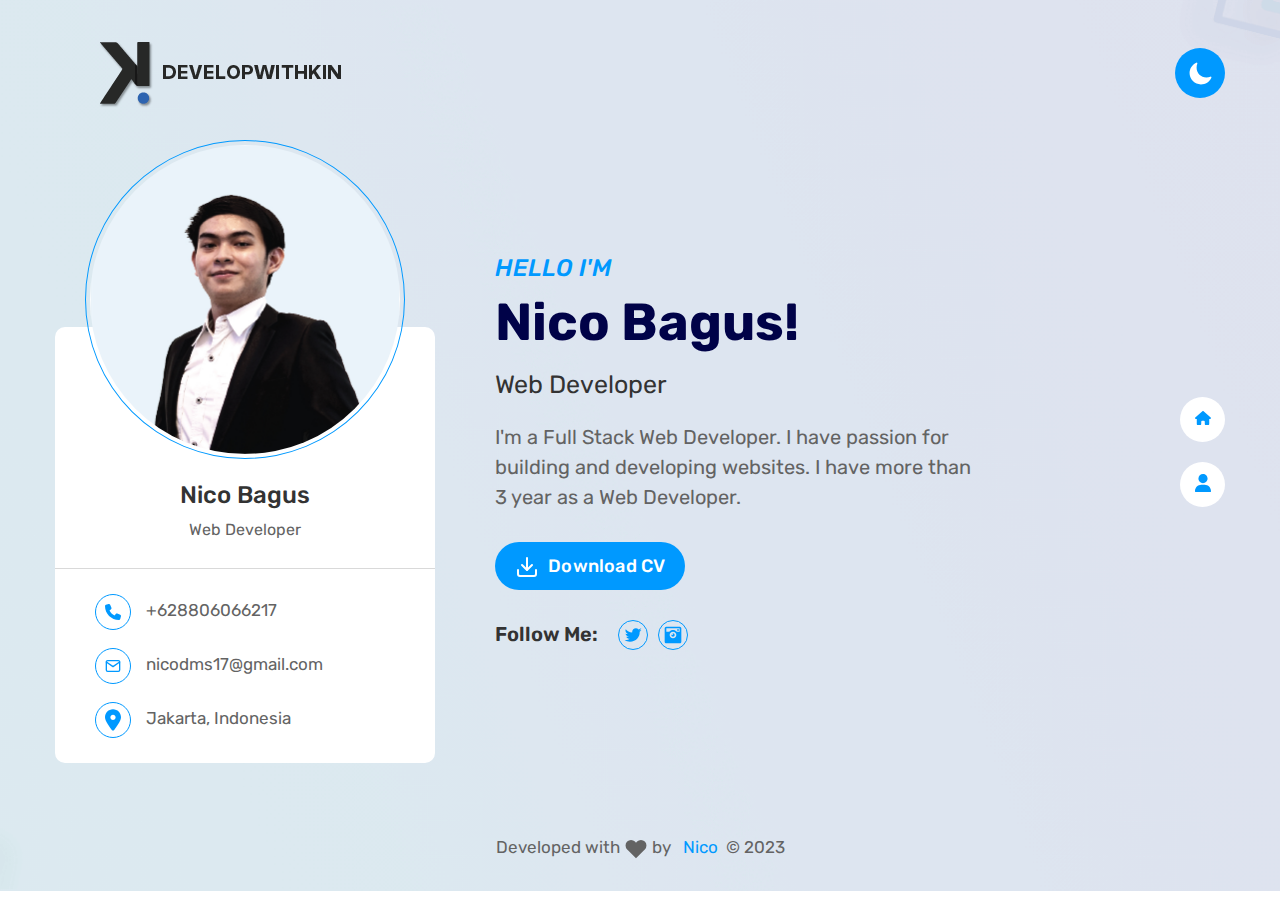
<file: index.html>
<!doctype html>
<html lang="en">

<head>
  <meta charset="utf-8">
  <title>Nico - Personal Portfolio</title>
  <meta name="description" content="Take Home Test Web Developer">
  <meta name="viewport" content="width=device-width, initial-scale=1">
  <link rel="shortcut icon" type="image/x-icon" href="assets/img/logo-iconsdwk.png">
    
   <!-- ======= All CSS Plugins here ======== -->
  <link rel="stylesheet" href="assets/css/plugins/swiper-bundle.min.css">
  <link href="https://fonts.googleapis.com/css2?family=Rubik:ital,wght@0,300;0,400;0,500;0,600;0,700;0,800;0,900;1,400&display=swap" rel="stylesheet">
  
  <!-- Plugin css -->
  <link rel="stylesheet" href="assets/css/vendor/bootstrap.min.css">

  <!-- Custom Style CSS -->
  <link rel="stylesheet" href="assets/css/style.css">

  <!-- Dark css here -->
  <link rel="stylesheet" href="assets/css/dark.css">

  <!-- Rtl css here -->
  <link rel="stylesheet" href="assets/css/rtl.css">

  <script>
    // On page load or when changing themes, best to add inline in `head` to avoid FOUC
    if (localStorage.getItem("theme-color") === "dark" || (!("theme-color" in localStorage) && window.matchMedia("(prefers-color-scheme: dark)").matches)) {
      document.documentElement.classList.add("dark");
    } 
    if (localStorage.getItem("theme-color") === "light") {
      document.documentElement.classList.remove("dark");
    } 
  </script>

</head>

<body class="bg-dark_primary_bg">

    <!-- Preloader start -->
    <!-- <div id="preloader">
        <div class="loader--border"></div>
    </div> -->
    <!-- Preloader end -->

    <div class="home2__hero--bg">
    
        <!-- Start header area -->
        <header class="header__section  header__transparent">
            <div class="container">
                <div class="main__header d-flex justify-content-between align-items-center">
                    <div class="main__logo">
                        <h1 class="main__logo--title"><a class="main__logo--link" href="index.html">
                            <img class="main__logo--img logo_light" src="assets/img/logo/nav-logo-dwk-02-02.png" alt="logo-img">
                            <img class="main__logo--img logo_dark" src="assets/img/logo/dark-nav-logo-dwk-02-03.png" alt="logo-img">
                        </a></h1>
                    </div>
                    <button class="light__dark--btn" id="light__to--dark">
                        <svg class="dark--mode__icon" xmlns="http://www.w3.org/2000/svg" fill="currentColor" viewBox="0 0 512 512"><title>Moon</title><path d="M264 480A232 232 0 0132 248c0-94 54-178.28 137.61-214.67a16 16 0 0121.06 21.06C181.07 76.43 176 104.66 176 136c0 110.28 89.72 200 200 200 31.34 0 59.57-5.07 81.61-14.67a16 16 0 0121.06 21.06C442.28 426 358 480 264 480z"></path></svg>
                        <svg class="light--mode__icon" xmlns="http://www.w3.org/2000/svg" fill="currentColor" viewBox="0 0 512 512"><title>Sunny</title><path d="M256 118a22 22 0 01-22-22V48a22 22 0 0144 0v48a22 22 0 01-22 22zM256 486a22 22 0 01-22-22v-48a22 22 0 0144 0v48a22 22 0 01-22 22zM369.14 164.86a22 22 0 01-15.56-37.55l33.94-33.94a22 22 0 0131.11 31.11l-33.94 33.94a21.93 21.93 0 01-15.55 6.44zM108.92 425.08a22 22 0 01-15.55-37.56l33.94-33.94a22 22 0 1131.11 31.11l-33.94 33.94a21.94 21.94 0 01-15.56 6.45zM464 278h-48a22 22 0 010-44h48a22 22 0 010 44zM96 278H48a22 22 0 010-44h48a22 22 0 010 44zM403.08 425.08a21.94 21.94 0 01-15.56-6.45l-33.94-33.94a22 22 0 0131.11-31.11l33.94 33.94a22 22 0 01-15.55 37.56zM142.86 164.86a21.89 21.89 0 01-15.55-6.44l-33.94-33.94a22 22 0 0131.11-31.11l33.94 33.94a22 22 0 01-15.56 37.55zM256 358a102 102 0 11102-102 102.12 102.12 0 01-102 102z"></path></svg>
                    </button>
                </div>
            </div>
        </header>
        <!-- End header area -->
        <main class="main__content_wrapper">
            <!-- Start slider section -->
            <div class="hero__section">
                <div class="container">
                    <div class="hero__section--inner2 d-flex align-items-center">
                        <div class="hero__section--left d-flex align-items-center">
                            <div class="hero__profile position__relative">
                                <div class="hero__profile--topbar position__relative">
                                    <div class="hero__profile--thumbnail">
                                        <img class="hero__profile--thumbnail__media" src="assets/img/Pas_Foto-Nico-1-01.jpg" alt="img">
                                    </div>
                                    <div class="hero__profile--text">
                                        <h2 class="hero__profile--title">Nico Bagus</h2>
                                        <span class="hero__profile--subtitle">Web Developer</span>
                                    </div>
                                </div>
                                <ul class="hero__profile--info position__relative">
                                    <li class="hero__profile--info__list">
                                        <span class="hero__profile--info__icon"><svg class="max-w-5" width="16" height="34" fill="currentColor" stroke="currentColor" xmlns="http://www.w3.org/2000/svg" viewBox="0 0 512 512"><path d="M164.9 24.6c-7.7-18.6-28-28.5-47.4-23.2l-88 24C12.1 30.2 0 46 0 64C0 311.4 200.6 512 448 512c18 0 33.8-12.1 38.6-29.5l24-88c5.3-19.4-4.6-39.7-23.2-47.4l-96-40c-16.3-6.8-35.2-2.1-46.3 11.6L304.7 368C234.3 334.7 177.3 277.7 144 207.3L193.3 167c13.7-11.2 18.4-30 11.6-46.3l-40-96z"></path></svg></span>
                                        <a class="hero__profile--info__text" href="tel:+628806066217">+628806066217</a>
                                    </li>
                                    <li class="hero__profile--info__list">
                                        <span class="hero__profile--info__icon"><svg class="max-w-5" xmlns="http://www.w3.org/2000/svg" width="16" height="28" viewBox="0 0 24 24" fill="none" stroke="currentColor" stroke-width="2" stroke-linecap="round" stroke-linejoin="round"><path d="M4 4h16c1.1 0 2 .9 2 2v12c0 1.1-.9 2-2 2H4c-1.1 0-2-.9-2-2V6c0-1.1.9-2 2-2z"></path><polyline points="22,6 12,13 2,6"></polyline></svg></span>
                                        <a class="hero__profile--info__text" href="mailto:exampal@gmail.com">nicodms17@gmail.com</a>
                                    </li>
                                    <li class="hero__profile--info__list">
                                        <span class="hero__profile--info__icon"><svg class="max-w-5" width="16" height="34" fill="currentColor" stroke="currentColor" xmlns="http://www.w3.org/2000/svg" viewBox="0 0 384 512"><path d="M215.7 499.2C267 435 384 279.4 384 192C384 86 298 0 192 0S0 86 0 192c0 87.4 117 243 168.3 307.2c12.3 15.3 35.1 15.3 47.4 0zM192 256c-35.3 0-64-28.7-64-64s28.7-64 64-64s64 28.7 64 64s-28.7 64-64 64z"></path></svg></span>
                                        <span class="hero__profile--info__text">Jakarta, Indonesia</span>
                                    </li>
                                </ul>
                            </div>
                            <div class="hero__content hero__profile--content">
                                <span class="hero__content--subtitle text__secondary mb-10">HELLO  I'M</span>
                                <h2 class="hero__content--title mb-15">Nico Bagus! </h2>
                                <h3 class="hero__content--subtitle2 mb-20">Web Developer </h3>
                                <p class="hero__content--desc mb-30">I'm a Full Stack Web Developer. I have passion for building and developing websites. I have more than 3 year as a Web Developer.
                                    </p>
                                <button class="primary__btn download__btn mb-30">
                                    <a href="assets/img/cv/CV.ATS-NICO.pdf" target="_blank">
                                    <svg class="download__btn--svg" xmlns="http://www.w3.org/2000/svg" width="24" height="24" viewBox="0 0 24 24" fill="none" stroke="currentColor" stroke-width="2" stroke-linecap="round" stroke-linejoin="round" ><path d="M21 15v4a2 2 0 0 1-2 2H5a2 2 0 0 1-2-2v-4"></path><polyline points="7 10 12 15 17 10"></polyline><line x1="12" y1="15" x2="12" y2="3"></line></svg>
                                    Download CV
                                    </a>
                                </button>
                                
                                <div class="social__share style2 d-flex align-items-center">
                                    <span class="social__share--title">Follow Me: </span>
                                    <ul class="social__share--wrapper d-flex">
                                        <li class="social__share--child"><a class="social__share--link" href="https://twitter.com/kata_nico">
                                            <svg fill="currentColor" xmlns="http://www.w3.org/2000/svg"  viewBox="0 0 24 24" width="20px" height="20px">    <path d="M22,3.999c-0.78,0.463-2.345,1.094-3.265,1.276c-0.027,0.007-0.049,0.016-0.075,0.023c-0.813-0.802-1.927-1.299-3.16-1.299 c-2.485,0-4.5,2.015-4.5,4.5c0,0.131-0.011,0.372,0,0.5c-3.353,0-5.905-1.756-7.735-4c-0.199,0.5-0.286,1.29-0.286,2.032 c0,1.401,1.095,2.777,2.8,3.63c-0.314,0.081-0.66,0.139-1.02,0.139c-0.581,0-1.196-0.153-1.759-0.617c0,0.017,0,0.033,0,0.051 c0,1.958,2.078,3.291,3.926,3.662c-0.375,0.221-1.131,0.243-1.5,0.243c-0.26,0-1.18-0.119-1.426-0.165 c0.514,1.605,2.368,2.507,4.135,2.539c-1.382,1.084-2.341,1.486-5.171,1.486H2C3.788,19.145,6.065,20,8.347,20 C15.777,20,20,14.337,20,8.999c0-0.086-0.002-0.266-0.005-0.447C19.995,8.534,20,8.517,20,8.499c0-0.027-0.008-0.053-0.008-0.08 c-0.003-0.136-0.006-0.263-0.009-0.329c0.79-0.57,1.475-1.281,2.017-2.091c-0.725,0.322-1.503,0.538-2.32,0.636 C20.514,6.135,21.699,4.943,22,3.999z"/></svg>
                                            <span class="visually-hidden">Twitter</span>
                                            </a>
                                        </li>
                                        <li class="social__share--child"><a class="social__share--link" href="https://www.instagram.com/nicodemusaveiro/">
                                            <svg fill="currentColor" xmlns="http://www.w3.org/2000/svg"  viewBox="0 0 24 24" width="20px" height="20px"><path d="M 4 2 C 2.898438 2 2 2.898438 2 4 L 2 20 C 2 21.101563 2.898438 22 4 22 L 20 22 C 21.101563 22 22 21.101563 22 20 L 22 4 C 22 2.898438 21.101563 2 20 2 Z M 4 4 L 20 4 L 20 8 L 16.453125 8 C 15.355469 6.777344 13.765625 6 12 6 C 10.234375 6 8.644531 6.777344 7.546875 8 L 4 8 Z M 17 5 L 17 7 L 19 7 L 19 5 Z M 12 8 C 14.222656 8 16 9.777344 16 12 C 16 14.222656 14.222656 16 12 16 C 9.777344 16 8 14.222656 8 12 C 8 9.777344 9.777344 8 12 8 Z M 12 10 C 11.800781 10 11.601563 10 11.402344 10.097656 C 11.699219 10.300781 12 10.601563 12 11 C 12 11.601563 11.601563 12 11 12 C 10.601563 12 10.300781 11.800781 10.097656 11.402344 C 10 11.601563 10 11.800781 10 12 C 10 13.101563 10.898438 14 12 14 C 13.101563 14 14 13.101563 14 12 C 14 10.898438 13.101563 10 12 10 Z"/></svg>
                                            <span class="visually-hidden">Instagram</span>
                                            </a>
                                        </li>
                                    </ul>
                                </div>
                                
                            </div>
                        </div>
                        <div class="home__navigation--menu">
                            <nav>
                                <ul class="home__navigation--menu__wrapper">
                                    <li class="home__navigation--menu__items">
                                        <a class="home__navigation--menu__link" href="index.html">
                                            <span class="home__navigation--menu__text">HOME</span>
                                            <span class="home__navigation--menu__icon"><svg width="16" fill="currentColor" xmlns="http://www.w3.org/2000/svg" viewBox="0 0 576 512"><path d="M575.8 255.5c0 18-15 32.1-32 32.1h-32l.7 160.2c0 2.7-.2 5.4-.5 8.1V472c0 22.1-17.9 40-40 40H456c-1.1 0-2.2 0-3.3-.1c-1.4 .1-2.8 .1-4.2 .1H416 392c-22.1 0-40-17.9-40-40V448 384c0-17.7-14.3-32-32-32H256c-17.7 0-32 14.3-32 32v64 24c0 22.1-17.9 40-40 40H160 128.1c-1.5 0-3-.1-4.5-.2c-1.2 .1-2.4 .2-3.6 .2H104c-22.1 0-40-17.9-40-40V360c0-.9 0-1.9 .1-2.8V287.6H32c-18 0-32-14-32-32.1c0-9 3-17 10-24L266.4 8c7-7 15-8 22-8s15 2 21 7L564.8 231.5c8 7 12 15 11 24z"></path></svg></span>
                                        </a>
                                    </li>
                                    <li class="home__navigation--menu__items">
                                        <a class="home__navigation--menu__link" href="about.html">
                                            <span class="home__navigation--menu__text">ABOUT</span>
                                            <span class="home__navigation--menu__icon"><svg class="text-accent1" width="16" fill="currentColor" xmlns="http://www.w3.org/2000/svg" viewBox="0 0 448 512"><path d="M224 256c70.7 0 128-57.3 128-128S294.7 0 224 0S96 57.3 96 128s57.3 128 128 128zm-45.7 48C79.8 304 0 383.8 0 482.3C0 498.7 13.3 512 29.7 512H418.3c16.4 0 29.7-13.3 29.7-29.7C448 383.8 368.2 304 269.7 304H178.3z"></path></svg></span>
                                        </a>
                                    </li>
                                </ul>
                            </nav>
                        </div>
                    </div>
                </div>
            </div>
            <!-- End slider section -->

            <!-- Start footer section -->
            <footer class="footer footer__section2">
                <div class="container">
                    <div class="main__footer d-flex justify-content-center align-items-center">
                        <p class="copyright__content mb-0">Developed with <span>
                            <svg xmlns="http://www.w3.org/2000/svg" width="24" height="24" viewBox="0 0 24 24" fill="currentColor" stroke="text-paragraph" stroke-width="2" stroke-linecap="round" stroke-linejoin="round" class="feather feather-heart"><path d="M20.84 4.61a5.5 5.5 0 0 0-7.78 0L12 5.67l-1.06-1.06a5.5 5.5 0 0 0-7.78 7.78l1.06 1.06L12 21.23l7.78-7.78 1.06-1.06a5.5 5.5 0 0 0 0-7.78z"></path></svg>
                            </span>  by <span><a class="text__secondary" href="#">Nico</a></span>© 2023</p>
                    </div>
                </div>
            </footer>
            <!-- End footer section -->

        </main>

    </div>


    <!-- Scroll top bar -->
    <button id="scroll__top"><svg xmlns="http://www.w3.org/2000/svg" class="ionicon" viewBox="0 0 512 512"><path fill="none" stroke="currentColor" stroke-linecap="round"  stroke-width="48" d="M112 244l144-144 144 144M256 120v292"/></svg></button>
    
   <!-- All Script JS Plugins here  -->
   <script src="assets/js/vendor/popper.js" defer="defer"></script>
   <script src="assets/js/vendor/bootstrap.min.js" defer="defer"></script>
   <script src="assets/js/plugins/swiper-bundle.min.js"></script>
   <script src="assets/js/plugins/isotope.pkgd.min.js"></script>

  <!-- Customscript js -->
  <script src="assets/js/script.js"></script>

  <!-- Dark to light js -->
  <script>
    // On page load or when changing themes, best to add inline in `head` to avoid FOUC
    if (localStorage.getItem("theme-color") === "dark" || (!("theme-color" in localStorage) && window.matchMedia("(prefers-color-scheme: dark)").matches)) {
      document.getElementById("light__to--dark")?.classList.add("dark--version");
    } 
    if (localStorage.getItem("theme-color") === "light") {
      document.getElementById("light__to--dark")?.classList.remove("dark--version");
    } 
  </script>
  
</body>
</html>
</file>
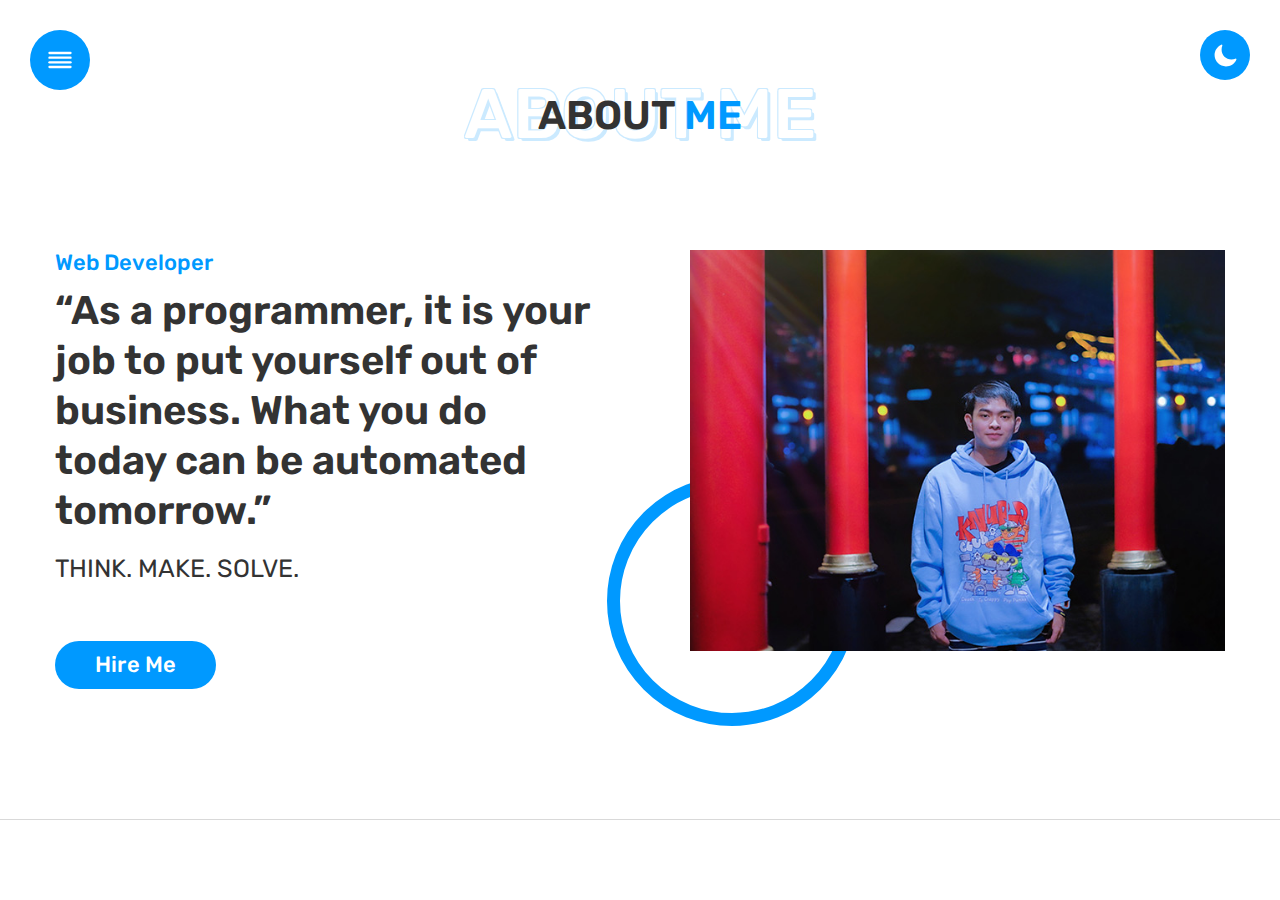
<file: about.html>
<!doctype html>
<html lang="en">

<head>
  <meta charset="utf-8">
  <title>Nico - Personal Portfolio</title>
  <meta name="description" content="Take Home Test Web Developer">
  <meta name="viewport" content="width=device-width, initial-scale=1">
  <link rel="shortcut icon" type="image/x-icon" href="assets/img/logo-iconsdwk.png">
    
   <!-- ======= All CSS Plugins here ======== -->
  <link rel="stylesheet" href="assets/css/plugins/swiper-bundle.min.css">
  <link href="https://fonts.googleapis.com/css2?family=Rubik:ital,wght@0,300;0,400;0,500;0,600;0,700;0,800;0,900;1,400&display=swap" rel="stylesheet">
  
  <!-- Plugin css -->
  <link rel="stylesheet" href="assets/css/vendor/bootstrap.min.css">

  <!-- Custom Style CSS -->
  <link rel="stylesheet" href="assets/css/style.css">

  <!-- Dark css here -->
  <link rel="stylesheet" href="assets/css/dark.css">

  <!-- Rtl css here -->
  <link rel="stylesheet" href="assets/css/rtl.css">

  <script>
    // On page load or when changing themes, best to add inline in `head` to avoid FOUC
    if (localStorage.getItem("theme-color") === "dark" || (!("theme-color" in localStorage) && window.matchMedia("(prefers-color-scheme: dark)").matches)) {
      document.documentElement.classList.add("dark");
    } 
    if (localStorage.getItem("theme-color") === "light") {
      document.documentElement.classList.remove("dark");
    } 
  </script>

</head>

<body class="bg-dark_primary_bg">

    <!-- Preloader start -->
    <!-- <div id="preloader">
        <div class="loader--border"></div>
    </div> -->
    <!-- Preloader end -->

    <div class="toggle__navigation">
        <button class="toggle__navigation--button" aria-label="Menu navigation">
            <span class="toggle__navigation--open">
                <svg xmlns="http://www.w3.org/2000/svg" width="28" height="28" viewBox="0 0 24 24" fill="none" stroke="currentColor" stroke-width="2" stroke-linecap="round" stroke-linejoin="round" class="feather feather-align-justify"><line x1="21" y1="10" x2="3" y2="10"></line><line x1="21" y1="6" x2="3" y2="6"></line><line x1="21" y1="14" x2="3" y2="14"></line><line x1="21" y1="18" x2="3" y2="18"></line></svg>
            </span>
            <span class="toggle__navigation--close">
                <svg xmlns="http://www.w3.org/2000/svg" width="28" height="28" viewBox="0 0 24 24" fill="none" stroke="currentColor" stroke-width="2" stroke-linecap="round" stroke-linejoin="round" class="feather feather-x"><line x1="18" y1="6" x2="6" y2="18"></line><line x1="6" y1="6" x2="18" y2="18"></line></svg>
            </span>
        </button>
        <ul class="toggle__nav--menu">
            <li class="toggle__nav--menu__items"> 
                <a class="toggle__nav--menu__link" href="index.html">
                    <span class="toggle__nav--menu__icon"><svg width="18" fill="currentColor" xmlns="http://www.w3.org/2000/svg" viewBox="0 0 576 512"><path d="M575.8 255.5c0 18-15 32.1-32 32.1h-32l.7 160.2c0 2.7-.2 5.4-.5 8.1V472c0 22.1-17.9 40-40 40H456c-1.1 0-2.2 0-3.3-.1c-1.4 .1-2.8 .1-4.2 .1H416 392c-22.1 0-40-17.9-40-40V448 384c0-17.7-14.3-32-32-32H256c-17.7 0-32 14.3-32 32v64 24c0 22.1-17.9 40-40 40H160 128.1c-1.5 0-3-.1-4.5-.2c-1.2 .1-2.4 .2-3.6 .2H104c-22.1 0-40-17.9-40-40V360c0-.9 0-1.9 .1-2.8V287.6H32c-18 0-32-14-32-32.1c0-9 3-17 10-24L266.4 8c7-7 15-8 22-8s15 2 21 7L564.8 231.5c8 7 12 15 11 24z"></path></svg></span>
                    <span class="toggle__nav--menu__text">HOME</span>
                </a>
            </li>
            <li class="toggle__nav--menu__items"> 
                <a class="toggle__nav--menu__link active" href="about.html">
                    <span class="toggle__nav--menu__icon"><svg class="text-accent1" width="18" fill="currentColor" xmlns="http://www.w3.org/2000/svg" viewBox="0 0 448 512"><path d="M224 256c70.7 0 128-57.3 128-128S294.7 0 224 0S96 57.3 96 128s57.3 128 128 128zm-45.7 48C79.8 304 0 383.8 0 482.3C0 498.7 13.3 512 29.7 512H418.3c16.4 0 29.7-13.3 29.7-29.7C448 383.8 368.2 304 269.7 304H178.3z"></path></svg></span>
                    <span class="toggle__nav--menu__text">ABOUT</span>
                </a>
            </li>
        </ul>
        <span class="toggle__navigation--bg"></span>
    </div>

    <div class="home__navigation--menu other__style">
        <nav>
            <ul class="home__navigation--menu__wrapper">
                <li class="home__navigation--menu__items">
                    <a class="home__navigation--menu__link" href="index.html">
                        <span class="home__navigation--menu__icon"><svg width="16" fill="currentColor" xmlns="http://www.w3.org/2000/svg" viewBox="0 0 576 512"><path d="M575.8 255.5c0 18-15 32.1-32 32.1h-32l.7 160.2c0 2.7-.2 5.4-.5 8.1V472c0 22.1-17.9 40-40 40H456c-1.1 0-2.2 0-3.3-.1c-1.4 .1-2.8 .1-4.2 .1H416 392c-22.1 0-40-17.9-40-40V448 384c0-17.7-14.3-32-32-32H256c-17.7 0-32 14.3-32 32v64 24c0 22.1-17.9 40-40 40H160 128.1c-1.5 0-3-.1-4.5-.2c-1.2 .1-2.4 .2-3.6 .2H104c-22.1 0-40-17.9-40-40V360c0-.9 0-1.9 .1-2.8V287.6H32c-18 0-32-14-32-32.1c0-9 3-17 10-24L266.4 8c7-7 15-8 22-8s15 2 21 7L564.8 231.5c8 7 12 15 11 24z"></path></svg></span>
                    </a>
                </li>
                <li class="home__navigation--menu__items">
                    <a class="home__navigation--menu__link" href="about.html">
                        <span class="home__navigation--menu__icon"><svg class="text-accent1" width="16" fill="currentColor" xmlns="http://www.w3.org/2000/svg" viewBox="0 0 448 512"><path d="M224 256c70.7 0 128-57.3 128-128S294.7 0 224 0S96 57.3 96 128s57.3 128 128 128zm-45.7 48C79.8 304 0 383.8 0 482.3C0 498.7 13.3 512 29.7 512H418.3c16.4 0 29.7-13.3 29.7-29.7C448 383.8 368.2 304 269.7 304H178.3z"></path></svg></span>
                    </a>
                </li>
            </ul>
        </nav>
    </div>

    <button class="light__dark--btn style__other" id="light__to--dark">
        <svg class="dark--mode__icon" xmlns="http://www.w3.org/2000/svg" fill="currentColor" viewBox="0 0 512 512"><title>Moon</title><path d="M264 480A232 232 0 0132 248c0-94 54-178.28 137.61-214.67a16 16 0 0121.06 21.06C181.07 76.43 176 104.66 176 136c0 110.28 89.72 200 200 200 31.34 0 59.57-5.07 81.61-14.67a16 16 0 0121.06 21.06C442.28 426 358 480 264 480z"></path></svg>
        <svg class="light--mode__icon" xmlns="http://www.w3.org/2000/svg" fill="currentColor" viewBox="0 0 512 512"><title>Sunny</title><path d="M256 118a22 22 0 01-22-22V48a22 22 0 0144 0v48a22 22 0 01-22 22zM256 486a22 22 0 01-22-22v-48a22 22 0 0144 0v48a22 22 0 01-22 22zM369.14 164.86a22 22 0 01-15.56-37.55l33.94-33.94a22 22 0 0131.11 31.11l-33.94 33.94a21.93 21.93 0 01-15.55 6.44zM108.92 425.08a22 22 0 01-15.55-37.56l33.94-33.94a22 22 0 1131.11 31.11l-33.94 33.94a21.94 21.94 0 01-15.56 6.45zM464 278h-48a22 22 0 010-44h48a22 22 0 010 44zM96 278H48a22 22 0 010-44h48a22 22 0 010 44zM403.08 425.08a21.94 21.94 0 01-15.56-6.45l-33.94-33.94a22 22 0 0131.11-31.11l33.94 33.94a22 22 0 01-15.55 37.56zM142.86 164.86a21.89 21.89 0 01-15.55-6.44l-33.94-33.94a22 22 0 0131.11-31.11l33.94 33.94a22 22 0 01-15.56 37.55zM256 358a102 102 0 11102-102 102.12 102.12 0 01-102 102z"></path></svg>
    </button>

    <main class="main__content_wrapper inner__page--content">

        <div class="page__heading">
            <h1 class="page__heading--title">ABOUT ME</h1>
            <h2 class="page__heading--subtitle">ABOUT <span>ME</span></h2> 
        </div>

        <!-- Start about section -->
        <section class="about__section border__bottom section--padding">
            <div class="container">
                <div class="about__section--inner d-flex">
                    <div class="about__content">
                        <div class="section__heading mb-30">
                            <span class="section__heading--subtitle text__secondary">Web Developer</span>
                            <h2 class="section__heading--title mb-15">“As a programmer, it is your job to put yourself out of business. What you do today can be automated tomorrow.”</h2>
                            <h3 class="hero__content--subtitle2 mb-20">THINK. MAKE. SOLVE. </h3>
                            <a class="about__btn primary__btn" href="#">Hire Me</a> 
                        </div>
                    </div>
                    <div class="about__thumbnail">
                        <div class="about__thumbnail--media position__relative">
                            <img class="position__relative" src="assets/img/about-kin.JPG" alt="img">
                        </div>
                    </div>
                </div>
            </div>
        </section>
        <!-- End about section -->
    </main>

    <!-- Scroll top bar -->
    <button id="scroll__top"><svg xmlns="http://www.w3.org/2000/svg" class="ionicon" viewBox="0 0 512 512"><path fill="none" stroke="currentColor" stroke-linecap="round"  stroke-width="48" d="M112 244l144-144 144 144M256 120v292"/></svg></button>
    
   <!-- All Script JS Plugins here  -->
   <script src="assets/js/vendor/popper.js" defer="defer"></script>
   <script src="assets/js/vendor/bootstrap.min.js" defer="defer"></script>
   <script src="assets/js/plugins/swiper-bundle.min.js"></script>
   <script src="assets/js/plugins/isotope.pkgd.min.js"></script>

  <!-- Customscript js -->
  <script src="assets/js/script.js"></script>

  <!-- Dark to light js -->
  <script>
    // On page load or when changing themes, best to add inline in `head` to avoid FOUC
    if (localStorage.getItem("theme-color") === "dark" || (!("theme-color" in localStorage) && window.matchMedia("(prefers-color-scheme: dark)").matches)) {
      document.getElementById("light__to--dark")?.classList.add("dark--version");
    } 
    if (localStorage.getItem("theme-color") === "light") {
      document.getElementById("light__to--dark")?.classList.remove("dark--version");
    } 
  </script>
  
</body>
</html>
</file>
<file: assets/css/style.css>
@charset "UTF-8";

/*
  Template Name: Morex - Personal Portfolio HTML Template
  Author Name: Hook theme
  Author URL: https://themeforest.net/user/hooktheme
  Version: 1.0.0

  ----------------------------
  [Table of contents CSS] 
  ----------------------------

    1. Base CSS
    2. Header css
    3. Hero css
    4. About css
    5. Blog css
    6. brand css
    7. Contact page css 
    8. Footer css
    9. home three css
    10. Newsletter css
    11. Portfolio css
    12. preloader css 
    13. Resume css
    14. services css
    15. Skills css
    16. testimonial css

*/
/*
    1. Base CSS
*/
:root {
  --primary-color: #333333;
  --secondary-color: #0099ff;
  --secondary-color2: #ED1D24;
  --hover-color: #F6B924;
  --yellow-color: #FF9800;
  --foreground-color: #333333;
  --foreground-sub-color: #636363;
  --body-text-color: #000000;
  --text-white-color: #fff;
  --body-background-color: #fff;
  --bg-offwhite-color: #EFF3F7;
  --bg-gray-color: #F5F8FF;
  --bg-black-color: #000000;
  --bg-light-dark-color: #1a1818;
  --border-color: #D9D9D9;
  --rubik-fonts: 'Rubik', sans-serif;
  --body-font-size: 1.4rem;
  --body-font-weight: 400;
  --body-line-height: 2.5rem;
  --headings-weight: 700;
  --transition: all 0.3s ease 0s;
  --container-fluid-offset: 12rem;
}

/* Common Style */
*,
*::after,
*::before {
  -webkit-box-sizing: border-box;
  box-sizing: border-box;
}

html {
  scroll-behavior: smooth;
}

section {
  scroll-margin-top: 100px;
}

html,
body {
  min-height: 100%;
  margin: 0;
  font-size: 62.5%;
  padding: 0;
}

body {
  font-family: var(--rubik-fonts);
  font-size: var(--body-font-size, 1.4rem);
  font-weight: var(--body-font-weight);
  font-style: normal;
  line-height: var(--body-line-height, 2.5rem);
  position: relative;
  visibility: visible;
  overflow-x: hidden;
  color: var(--foreground-color);
  background-color: var(--background-color);
}

@media only screen and (max-width: 767px) {
  body {
    line-height: 2.4rem;
  }
}

[data-aos=fade-up] {
  transform: translate3d(0, 40px, 0);
  -webkit-transform: translate3d(0, 40px, 0);
  -moz-transform: translate3d(0, 40px, 0);
  -ms-transform: translate3d(0, 40px, 0);
  -o-transform: translate3d(0, 40px, 0);
}

.tooltip {
  font-size: 1.3rem;
}

h1,
.h1,
h2,
.h2,
h3,
.h3,
h4,
.h4,
h5,
.h5,
h6,
.h6 {
  font-weight: 500;
  margin: 0;
  font-family: var(--rubik-fonts);
}

h1,
.h1 {
  font-size: 2.2rem;
  line-height: 3.2rem;
}

@media only screen and (min-width: 480px) {

  h1,
  .h1 {
    font-size: 2.3rem;
    line-height: 3.3rem;
  }
}

@media only screen and (min-width: 576px) {

  h1,
  .h1 {
    font-size: 2.4rem;
    line-height: 3.4rem;
  }
}

@media only screen and (min-width: 768px) {

  h1,
  .h1 {
    font-size: 3rem;
    line-height: 4rem;
  }
}

@media only screen and (min-width: 992px) {

  h1,
  .h1 {
    font-size: 4rem;
    line-height: 5rem;
  }
}

@media only screen and (min-width: 1200px) {

  h1,
  .h1 {
    font-size: 4.5rem;
    line-height: 5.5rem;
  }
}

@media only screen and (min-width: 1366px) {

  h1,
  .h1 {
    font-size: 5.5rem;
    line-height: 6.5rem;
  }
}

@media only screen and (min-width: 1600px) {

  h1,
  .h1 {
    font-size: 6rem;
    line-height: 7rem;
  }
}

h2,
.h2 {
  font-size: 1.8rem;
  line-height: 2.4rem;
}

@media only screen and (min-width: 768px) {

  h2,
  .h2 {
    font-size: 1.8rem;
    line-height: 2.4rem;
  }
}

@media only screen and (min-width: 992px) {

  h2,
  .h2 {
    font-size: 2rem;
    line-height: 2.6rem;
  }
}

h3,
.h3 {
  font-size: 1.4rem;
  line-height: 2.2rem;
}

h4,
.h4 {
  font-size: 1.4rem;
  line-height: 2.2rem;
}

h5,
.h5 {
  font-weight: 400;
}

h6,
.h6 {
  font-weight: 400;
}

p,
.p {
  margin-top: 0;
  margin-bottom: 1rem;
  font-size: 1.6rem;
  line-height: 2.6rem;
  color: var(--foreground-sub-color);
}

@media only screen and (min-width: 1200px) {

  p,
  .p {
    margin-bottom: 1.5rem;
  }
}

@media only screen and (min-width: 768px) {

  p,
  .p {
    font-size: 1.7rem;
    line-height: 2.8rem;
  }
}

p:last-child {
  margin-bottom: 0;
}

a,
button {
  display: inline-block;
  cursor: pointer;
  -webkit-transition: var(--transition);
  transition: var(--transition);
  text-decoration: none;
  color: inherit;
}

a,
button,
img,
input,
textarea {
  -webkit-transition: var(--transition);
  transition: var(--transition);
}

*:focus {
  outline: none;
  -webkit-box-shadow: none;
  box-shadow: none;
}

a:focus {
  text-decoration: none;
  outline: none;
}

a {
  color: var(text-white-color);
}

a:hover {
  text-decoration: none;
  color: var(--secondary-color);
}

button,
input[type="submit"] {
  cursor: pointer;
  font-size: var(--body-font-size);
  font-weight: var(--body-font-weight);
  line-height: var(--body-line-height);
}

input[type="number"] {
  -moz-appearance: textfield;
}

img {
  max-width: 100%;
  height: auto;
  display: block;
}

span {
  display: inline-block;
  -webkit-transition: var(--transition);
  transition: var(--transition);
}

label {
  -webkit-transition: var(--transition);
  transition: var(--transition);
  display: block;
}

input::-webkit-input-placeholder,
textarea::-webkit-input-placeholder {
  opacity: 1;
}

input:-moz-placeholder,
textarea:-moz-placeholder {
  opacity: 1;
}

input::-moz-placeholder,
textarea::-moz-placeholder {
  opacity: 1;
}

input:-ms-input-placeholder,
textarea:-ms-input-placeholder {
  opacity: 1;
}

ul {
  margin: 0;
  padding: 0;
}

ul:last-child {
  margin-bottom: 0;
}

li {
  list-style: none;
  line-height: 1;
}

hr {
  border-top-width: 2px;
}

@media only screen and (min-width: 576px) {
  .container {
    max-width: 576px;
  }
}

@media only screen and (min-width: 768px) {
  .container {
    max-width: 768px;
  }
}

@media only screen and (min-width: 992px) {
  .container {
    max-width: 992px;
  }
}

@media only screen and (min-width: 1200px) {
  .container {
    max-width: 1200px;
  }
}

.container,
.container-fluid,
.container-lg,
.container-md,
.container-sm,
.container-xl,
.container-xxl {
  padding-right: var(--bs-gutter-x, 1.5rem);
  padding-left: var(--bs-gutter-x, 1.5rem);
}

.container-fluid {
  --offset-fluid: 1.5rem;
  padding-right: var(--offset-fluid);
  padding-left: var(--offset-fluid);
}

@media only screen and (min-width: 992px) {
  .container-fluid {
    --offset-fluid: 3rem;
  }
}

@media only screen and (min-width: 1366px) {
  .container-fluid {
    --offset-fluid: calc(var(--container-fluid-offset) / 4.5);
  }
}

@media only screen and (min-width: 1600px) {
  .container-fluid {
    --offset-fluid: calc(var(--container-fluid-offset) / 2.5);
  }
}

@media only screen and (min-width: 1800px) {
  .container-fluid {
    --offset-fluid: var(--container-fluid-offset);
  }
}

.container-fluid.width-100 {
  --offset-fluid: 0;
}

.row {
  margin-right: -1rem;
  margin-left: -1rem;
}

@media only screen and (min-width: 992px) {
  .row {
    margin-right: -1.5rem;
    margin-left: -1.5rem;
  }
}

.row>* {
  padding-right: 1rem;
  padding-left: 1rem;
}

@media only screen and (min-width: 992px) {
  .row>* {
    padding-right: 1.5rem;
    padding-left: 1.5rem;
  }
}

@media only screen and (max-width: 1199px) {
  .col-lg-order {
    -webkit-box-ordinal-group: 2;
    -ms-flex-order: 1;
    order: 1;
  }

  .d-lg-none {
    display: none;
  }

  .d-lg-u-block {
    display: block !important;
  }
}

@media only screen and (max-width: 991px) {
  .d-md-none {
    display: none;
  }

  .d-md-flex {
    display: -webkit-box;
    display: -ms-flexbox;
    display: flex;
  }

  .col-md-order {
    -webkit-box-ordinal-group: 2;
    -ms-flex-order: 1;
    order: 1;
  }

  .d-md-block {
    display: block !important;
  }

  .d-md-2-block {
    display: block !important;
  }

  .d-md-u-block {
    display: block !important;
  }
}

@media only screen and (max-width: 767px) {
  .d-sm-u-none {
    display: none;
  }

  .d-sm-block {
    display: block;
  }

  .d-sm-flex {
    display: -webkit-box;
    display: -ms-flexbox;
    display: flex;
  }

  .col-sm-order {
    -webkit-box-ordinal-group: 2;
    -ms-flex-order: 1;
    order: 1;
  }

  .d-sm-u-block {
    display: block !important;
  }
}

@media only screen and (max-width: 575px) {
  .d-sm-2-none {
    display: none;
  }

  .d-sm-2-block {
    display: block;
  }

  .d-sm-2-flex {
    display: -webkit-box;
    display: -ms-flexbox;
    display: flex;
  }

  .col-sm-2-order {
    -webkit-box-ordinal-group: 2;
    -ms-flex-order: 1;
    order: 1;
  }
}

@media only screen and (max-width: 479px) {
  .d-sm-3-none {
    display: none;
  }
}

@media only screen and (max-width: 575px) {
  .custom-col {
    width: 50%;
  }
}

@media only screen and (max-width: 479px) {
  .custom-col {
    width: 100%;
  }
}

@media only screen and (max-width: 991px) {
  .row_md_reverse {
    -webkit-box-orient: vertical;
    -webkit-box-direction: reverse;
    -ms-flex-direction: column-reverse;
    flex-direction: column-reverse;
  }
}

@media only screen and (max-width: 767px) {
  .row_sm_reverse {
    -webkit-box-orient: vertical;
    -webkit-box-direction: reverse;
    -ms-flex-direction: column-reverse;
    flex-direction: column-reverse;
  }
}

@media only screen and (max-width: 575px) {
  .row_sm_u_reverse {
    -webkit-box-orient: vertical;
    -webkit-box-direction: reverse;
    -ms-flex-direction: column-reverse;
    flex-direction: column-reverse;
  }
}

@media only screen and (max-width: 767px) {
  .mobile_v_none {
    display: none !important;
  }
}

.mobile_v_block {
  display: none;
}

@media only screen and (max-width: 767px) {
  .mobile_v_block {
    display: block;
  }
}

@media only screen and (max-width: 767px) {
  .sm-text-center {
    text-align: center;
  }
}

@media only screen and (max-width: 767px) {
  .sm-mb-30 {
    margin-bottom: 3rem;
  }
}

/*
  Swiper navigation css
*/
.swiper:hover .swiper__nav--btn {
  opacity: 1;
  visibility: visible;
}

.swiper__nav--btn {
  width: 2.8rem;
  height: 2.8rem;
  background: inherit;
  border: 0;
  background: var(--hover-color);
  color: var(--text-white-color);
  border-radius: 50%;
  opacity: 0;
  visibility: hidden;
  -webkit-transition: var(--transition);
  transition: var(--transition);
  z-index: 9;
  margin-top: 0;
  -webkit-transform: translatey(-50%);
  transform: translatey(-50%);
}

.swiper__nav--btn.swiper-button-disabled {
  background: #e3e3e3;
  color: var(--primary-color);
}

.swiper__nav--btn:hover {
  background: #e3e3e3;
  color: var(--primary-color);
}

.swiper__nav--btn::after {
  display: none;
}

.swiper__nav--btn.swiper-button-prev {
  left: 0;
}

.swiper__nav--btn.swiper-button-next {
  right: 0;
}

.swiper__nav--btn.swiper-button-next::after {
  display: none;
}

/*
  Swiper pagination css
*/
.swiper-pagination {
  bottom: 0 !important;
}

.swiper-pagination-bullet {
  width: 2.8rem;
  height: 1rem;
  background: #dadada;
  opacity: 1;
  vertical-align: middle;
  -webkit-transition: var(--transition);
  transition: var(--transition);
  margin: 0 4px !important;
  position: relative;
  border-radius: 5px;
}

.swiper-pagination-bullet.swiper-pagination-bullet-active {
  background: var(--secondary-color);
  width: 3.5rem;
  border-radius: 5rem;
}

/*
  default css here
*/
.no-gutter {
  margin-right: 0;
  margin-left: 0;
}

.no-gutter>[class*='col-'] {
  padding-right: 0;
  padding-left: 0;
}

.position__sticky {
  position: -webkit-sticky;
  position: sticky;
  top: 0;
}

.header__transparent {
  position: absolute;
  top: 0;
  left: 0;
  right: 0;
  z-index: 99;
}

.btn {
  border-radius: 50px;
  padding: 0.7rem 3.2rem;
  font-size: 22px;
  font-weight: 500;
  border: 1px solid var(--secondary-color);
  color: var(--secondary-color);
  -webkit-box-shadow: inherit;
  box-shadow: inherit;
}

.btn:hover {
  background: var(--secondary-color);
  color: var(--text-white-color);
}

.btn:focus {
  -webkit-box-shadow: inherit;
  box-shadow: inherit;
}

@media only screen and (min-width: 1366px) {
  .btn {
    padding: 1rem 4.2rem;
    font-size: 24px;
  }
}

.primary__btn {
  display: inline-block;
  font-size: 1.5rem;
  line-height: 3.8rem;
  height: 3.8rem;
  padding: 0 1.8rem;
  letter-spacing: 0.2px;
  border-radius: 2.5rem;
  background: var(--secondary-color);
  color: var(--text-white-color);
  border: 0;
  font-weight: 500;
}

.primary__btn:hover {
  background: var(--foreground-color);
  color: var(--text-white-color);
}

@media only screen and (min-width: 768px) {
  .primary__btn {
    line-height: 4.2rem;
    height: 4.2rem;
    padding: 0 2rem;
  }
}

@media only screen and (min-width: 992px) {
  .primary__btn {
    line-height: 4.5rem;
    height: 4.5rem;
    padding: 0 2rem;
    font-size: 1.6rem;
  }
}

@media only screen and (min-width: 1200px) {
  .primary__btn {
    font-size: 1.8rem;
    line-height: 4.8rem;
    height: 4.8rem;
  }
}

@media only screen and (min-width: 1366px) {
  .primary__btn {
    line-height: 5.2rem;
    height: 5.2rem;
    padding: 0 2rem;
  }
}

.hover__color {
  color: var(--hover-color);
}

.footer__bg {
  background: #F8F8F8;
}

.table-responsive {
  display: block;
  width: 100%;
  overflow-x: auto;
  -webkit-overflow-scrolling: touch;
}

.border__top--bottom {
  border-top: 1px solid var(--border-color);
  border-bottom: 1px solid var(--border-color);
}

.border__bottom {
  border-bottom: 1px solid var(--border-color);
}

select {
  word-wrap: normal;
  font-family: var(--font-lato);
  font-size: var(--body-font-size);
  font-weight: var(--body-font-weight);
  line-height: var(--body-line-height);
}

.select {
  position: relative;
}

.select::before {
  border-bottom: 2px solid #201e1e;
  border-right: 2px solid #201e1e;
  content: '';
  display: block;
  height: 7px;
  margin-top: -4px;
  pointer-events: none;
  position: absolute;
  right: 18px;
  top: 50%;
  width: 7px;
  -webkit-transform-origin: 66% 66%;
  transform-origin: 66% 66%;
  opacity: 0.7;
  transform: rotate(45deg);
  -webkit-transform: rotate(45deg);
  -moz-transform: rotate(45deg);
  -ms-transform: rotate(45deg);
  -o-transform: rotate(45deg);
}

.section__heading--subtitle {
  font-size: 1.7rem;
  line-height: 2.4rem;
  font-weight: 500;
  margin-bottom: 1rem;
}

@media only screen and (min-width: 768px) {
  .section__heading--subtitle {
    font-size: 1.8rem;
    line-height: 2.4rem;
  }
}

@media only screen and (min-width: 992px) {
  .section__heading--subtitle {
    font-size: 2rem;
    line-height: 2.6rem;
  }
}

@media only screen and (min-width: 1200px) {
  .section__heading--subtitle {
    font-size: 2.2rem;
    line-height: 2.6rem;
  }
}

@media only screen and (min-width: 1366px) {
  .section__heading--subtitle {
    font-size: 2.4rem;
    line-height: 2.8rem;
  }
}

.section__heading--title {
  font-weight: 600;
  font-size: 2.3rem;
  line-height: 3.2rem;
}

@media only screen and (min-width: 480px) {
  .section__heading--title {
    font-size: 2.5rem;
    line-height: 3.2rem;
  }
}

@media only screen and (min-width: 768px) {
  .section__heading--title {
    font-size: 2.8rem;
    line-height: 3.5rem;
  }
}

@media only screen and (min-width: 992px) {
  .section__heading--title {
    font-size: 3.4rem;
    line-height: 4.3rem;
  }
}

@media only screen and (min-width: 1200px) {
  .section__heading--title {
    font-size: 4rem;
    line-height: 5rem;
  }
}

@media only screen and (min-width: 1366px) {
  .section__heading--title {
    font-size: 4.2rem;
    line-height: 5.2rem;
  }
}

@media only screen and (min-width: 1600px) {
  .section__heading--title {
    font-size: 4.6rem;
    line-height: 5.5rem;
  }
}

@media only screen and (max-width: 991px) {
  .row-md-reverse {
    -webkit-box-orient: vertical;
    -webkit-box-direction: reverse;
    -ms-flex-direction: column-reverse;
    flex-direction: column-reverse;
  }
}

#scroll__top {
  position: fixed;
  bottom: 50px;
  right: 20px;
  z-index: 99;
  outline: none;
  background-color: var(--secondary-color);
  color: var(--text-white-color);
  -webkit-box-shadow: 0 2px 22px rgba(0, 0, 0, 0.16);
  box-shadow: 0 2px 22px rgba(0, 0, 0, 0.16);
  cursor: pointer;
  -webkit-transform: translateY(50px);
  transform: translateY(50px);
  opacity: 0;
  visibility: hidden;
  -webkit-transition: 0.3s;
  transition: 0.3s;
  line-height: 1;
  width: 4.3rem;
  height: 4.3rem;
  border-radius: 50%;
  border: 0;
  display: -webkit-box;
  display: -ms-flexbox;
  display: flex;
  -webkit-box-align: center;
  -ms-flex-align: center;
  align-items: center;
  -webkit-box-pack: center;
  -ms-flex-pack: center;
  justify-content: center;
}

#scroll__top:hover {
  background: var(--primary-color);
}

@media only screen and (max-width: 991px) {
  #scroll__top {
    bottom: 75px;
  }
}

.title-stroke {
  text-shadow: 3px 3px 0 #0099ff, -1px -1px 0 #0099ff, 1px -1px 0 #0099ff, -1px 1px 0 #0099ff, 1px 1px 0 #0099ff;
}

#scroll__top.active {
  visibility: visible;
  opacity: 1;
  -webkit-transform: translateY(0);
  transform: translateY(0);
}

#scroll__top svg {
  width: 25px;
  line-height: 1;
}

.visually-hidden {
  position: absolute !important;
  overflow: hidden;
  width: 1px;
  height: 1px;
  margin: -1px;
  padding: 0;
  border: 0;
  word-wrap: normal !important;
}

.width__295 {
  width: 295px;
}

.line-height-35 {
  line-height: 3.5rem;
}

.line-height-1 {
  line-height: 1;
}

.text-center {
  text-align: center;
}

.text-left {
  text-align: left;
}

.text-right {
  text-align: right;
}

.overflow-hidden {
  overflow: hidden;
}

.break {
  word-break: break-word;
}

.uppercase {
  text-transform: uppercase;
}

.capitalize {
  text-transform: capitalize;
}

.text-ofwhite {
  color: var(--ofwhite-color);
}

.bg__primary {
  background: var(--primary-color);
}

.height-100vh {
  height: 100vh;
}

.bg__secondary {
  background: var(--secondary-color);
}

.bg__hover {
  background: var(--hover-color);
}

.bg__black {
  background: #1d1c1c;
}

.bg__gray {
  background: var(--bg-gray-color);
}

.text__hover {
  color: var(--hover-color);
}

.text__primary {
  color: var(--primary-color);
}

.text__secondary {
  color: var(--secondary-color) !important;
}

.position__relative {
  position: relative;
}

.border-bottom {
  border-bottom: 1px solid var(--border-color) !important;
}

.border {
  border: 1px solid var(--border-color) !important;
}

.border-bottom-light {
  border-bottom: 1px solid #40598d;
}

.border-0 {
  border: none;
}

.border-radius-5 {
  border-radius: 0.5rem;
}

.border-radius-10 {
  border-radius: 1rem;
}

.border-radius-20 {
  border-radius: 2rem;
}

.border-radius-30 {
  border-radius: 3rem;
}

.border-radius-50 {
  border-radius: 50%;
}

.width-100 {
  width: 100%;
}

@media only screen and (max-width: 991px) {
  .md-width-100 {
    width: 100%;
  }
}

.display-block {
  display: block;
}

/* Tab */
.tab_content {
  display: block;
}

.tab_pane {
  display: none;
  -webkit-transition: var(--transition);
  transition: var(--transition);
}

.tab_pane:not(.show) {
  opacity: 0;
}

.tab_pane.show {
  opacity: 1;
}

.tab_pane.active {
  display: block;
}

body.overlay__active,
.mobile_menu_open,
.predictive__search--box_active,
.offCanvas__minicart_active,
.offcanvas__filter--sidebar_active {
  overflow-y: hidden;
}

body.overlay__active::before,
.predictive__search--box_active::before,
.mobile_menu_open::before,
.offCanvas__minicart_active::before,
.offcanvas__filter--sidebar_active::before {
  position: absolute;
  content: "";
  background: #000;
  width: 100%;
  height: 100%;
  z-index: 999;
  opacity: 0.5;
  cursor: crosshair;
}

.font-weight-500 {
  font-weight: 500 !important;
}

@-webkit-keyframes fadeInDown {
  0% {
    opacity: 0;
    -webkit-transform: translate3d(0, -100%, 0);
    transform: translate3d(0, -100%, 0);
  }

  to {
    opacity: 1;
    -webkit-transform: translateZ(0);
    transform: translateZ(0);
    -moz-transform: translateZ(0);
    -ms-transform: translateZ(0);
    -o-transform: translateZ(0);
  }
}

@keyframes fadeInDown {
  0% {
    opacity: 0;
    -webkit-transform: translate3d(0, -100%, 0);
    transform: translate3d(0, -100%, 0);
  }

  to {
    opacity: 1;
    -webkit-transform: translateZ(0);
    transform: translateZ(0);
  }
}

.animate-fadeInDown {
  -webkit-animation-name: fadeInDown;
  animation-name: fadeInDown;
}

@-webkit-keyframes fadeInUp {
  from {
    opacity: 0;
    -webkit-transform: translate3d(0, 100%, 0);
    transform: translate3d(0, 100%, 0);
  }

  to {
    opacity: 1;
    -webkit-transform: none;
    transform: none;
  }
}

@keyframes fadeInUp {
  from {
    opacity: 0;
    -webkit-transform: translate3d(0, 100%, 0);
    transform: translate3d(0, 100%, 0);
  }

  to {
    opacity: 1;
    -webkit-transform: none;
    transform: none;
  }
}

.fadeInUp {
  -webkit-animation-name: fadeInUp;
  animation-name: fadeInUp;
}

/* Section padding */
.section--padding {
  padding-top: 6rem;
  padding-bottom: 6rem;
}

@media only screen and (min-width: 768px) {
  .section--padding {
    padding-top: 7rem;
    padding-bottom: 7rem;
  }
}

@media only screen and (min-width: 992px) {
  .section--padding {
    padding-top: 8rem;
    padding-bottom: 8rem;
  }
}

@media only screen and (min-width: 1200px) {
  .section--padding {
    padding-top: 10rem;
    padding-bottom: 10rem;
  }
}

/* Section margin */
.section--margin {
  margin-top: 5rem;
  margin-bottom: 5rem;
}

/* Padding */
.p-0 {
  padding: 0;
}

.pt-0 {
  padding-top: 0;
}

.pb-0 {
  padding-bottom: 0;
}

.pb-15 {
  padding-bottom: 1.5rem;
}

.pb-20 {
  padding-bottom: 2rem;
}

/* Margin */
.m-0 {
  margin: 0;
}

.mt-0 {
  margin-top: 0;
}

.mt-30 {
  margin-top: 3rem;
}

.mb-0 {
  margin-bottom: 0;
}

.mb-60 {
  margin-bottom: 3.5rem;
}

@media only screen and (min-width: 768px) {
  .mb-60 {
    margin-bottom: 4rem;
  }
}

@media only screen and (min-width: 992px) {
  .mb-60 {
    margin-bottom: 6rem;
  }
}

.mb-55 {
  margin-bottom: 3.5rem;
}

@media only screen and (min-width: 992px) {
  .mb-55 {
    margin-bottom: 5.5rem;
  }
}

.mb-50 {
  margin-bottom: 3rem;
}

@media only screen and (min-width: 768px) {
  .mb-50 {
    margin-bottom: 4rem;
  }
}

@media only screen and (min-width: 1600px) {
  .mb-50 {
    margin-bottom: 5rem;
  }
}

.mb--n50 {
  margin-bottom: -2.5rem;
}

@media only screen and (min-width: 768px) {
  .mb--n50 {
    margin-bottom: -3rem;
  }
}

@media only screen and (min-width: 1200px) {
  .mb--n50 {
    margin-bottom: -4rem;
  }
}

@media only screen and (min-width: 1600px) {
  .mb--n50 {
    margin-bottom: -5rem;
  }
}

.mb-40 {
  margin-bottom: 3rem;
}

@media only screen and (min-width: 992px) {
  .mb-40 {
    margin-bottom: 4rem;
  }
}

.mb--n40 {
  margin-bottom: -3rem;
}

@media only screen and (min-width: 992px) {
  .mb--n40 {
    margin-bottom: -4rem;
  }
}

.mb-35 {
  margin-bottom: 2.5rem;
}

@media only screen and (min-width: 768px) {
  .mb-35 {
    margin-bottom: 3rem;
  }
}

@media only screen and (min-width: 1200px) {
  .mb-35 {
    margin-bottom: 3.5rem;
  }
}

.mb-30 {
  margin-bottom: 2.5rem;
}

@media only screen and (min-width: 992px) {
  .mb-30 {
    margin-bottom: 3rem;
  }
}

.mb--n30 {
  margin-bottom: -2rem;
}

@media only screen and (min-width: 992px) {
  .mb--n30 {
    margin-bottom: -2.5rem;
  }
}

@media only screen and (min-width: 1600px) {
  .mb--n30 {
    margin-bottom: -3rem;
  }
}

.mb-28 {
  margin-bottom: 2rem;
}

@media only screen and (min-width: 992px) {
  .mb-28 {
    margin-bottom: 2.3rem;
  }
}

@media only screen and (min-width: 1200px) {
  .mb-28 {
    margin-bottom: 2.8rem;
  }
}

.mb--n28 {
  margin-bottom: -2rem;
}

@media only screen and (min-width: 992px) {
  .mb--n28 {
    margin-bottom: -2.3rem;
  }
}

@media only screen and (min-width: 1200px) {
  .mb--n28 {
    margin-bottom: -2.8rem;
  }
}

.mb--n25 {
  margin-bottom: -1.8rem;
}

@media only screen and (min-width: 992px) {
  .mb--n25 {
    margin-bottom: -2rem;
  }
}

@media only screen and (min-width: 1200px) {
  .mb--n25 {
    margin-bottom: -2.5rem;
  }
}

.mb-25 {
  margin-bottom: 1.8rem;
}

@media only screen and (min-width: 992px) {
  .mb-25 {
    margin-bottom: 2rem;
  }
}

@media only screen and (min-width: 1200px) {
  .mb-25 {
    margin-bottom: 2.5rem;
  }
}

.mb-20 {
  margin-bottom: 1.5rem;
}

@media only screen and (min-width: 768px) {
  .mb-20 {
    margin-bottom: 2rem;
  }
}

.mb-18 {
  margin-bottom: 1.2rem;
}

@media only screen and (min-width: 768px) {
  .mb-18 {
    margin-bottom: 1.8rem;
  }
}

.mb-15 {
  margin-bottom: 1rem;
}

@media only screen and (min-width: 768px) {
  .mb-15 {
    margin-bottom: 1.5rem;
  }
}

.mb-12 {
  margin-bottom: 1rem;
}

@media only screen and (min-width: 992px) {
  .mb-12 {
    margin-bottom: 1.2rem;
  }
}

.mb-10 {
  margin-bottom: 0.8rem;
}

@media only screen and (min-width: 992px) {
  .mb-10 {
    margin-bottom: 1rem;
  }
}

.mb-5 {
  margin-bottom: 0.5rem;
}

.mb_5 {
  margin-bottom: 0.5rem;
}

.mb-8 {
  margin-bottom: 0.8rem;
}

.mr-30 {
  margin-right: 3rem;
}

/*
    2. Header css
*/
/*
    offcanvas header css
*/
.header__sticky.sticky .offcanvas__header--menu__open--btn {
  color: var(--body-text-color) !important;
}

.offcanvas__header--menu__open {
  line-height: 1;
  display: none;
}

@media only screen and (max-width: 991px) {
  .offcanvas__header--menu__open {
    display: block;
  }
}

.offcanvas__header--menu__open--svg {
  width: 32px;
}

.offcanvas__header--menu__open--btn>* {
  pointer-events: none;
}

.offcanvas__header {
  position: fixed;
  z-index: 9999;
  top: 0;
  left: 0;
  width: 100%;
  max-width: 300px;
  height: 100vh;
  -webkit-transition: var(--transition);
  transition: var(--transition);
  -webkit-transform: translateX(-100%);
  transform: translateX(-100%);
  background-color: var(--body-background-color);
  -webkit-box-shadow: 0 0 10px rgba(0, 0, 0, 0.15);
  box-shadow: 0 0 10px rgba(0, 0, 0, 0.15);
  opacity: 0;
  visibility: hidden;
}

@media only screen and (min-width: 480px) {
  .offcanvas__header {
    max-width: 320px;
  }
}

.offcanvas__header.open {
  -webkit-transform: translateX(0);
  transform: translateX(0);
  opacity: 1;
  visibility: visible;
}

.offcanvas__header.open~.offcanvas-overlay {
  visibility: visible;
  opacity: 0.75;
}

.offcanvas-overlay {
  position: fixed;
  z-index: 9998;
  top: 0;
  left: 0;
  visibility: hidden;
  width: 100%;
  height: 100%;
  -webkit-transition: var(--transition);
  transition: var(--transition);
  opacity: 0;
  background-color: var(--bg-black-color);
}

.offcanvas__inner {
  position: relative;
  height: 100%;
  padding-bottom: 5rem;
}

.offcanvas__logo {
  display: -webkit-box;
  display: -ms-flexbox;
  display: flex;
  -webkit-box-align: center;
  -ms-flex-align: center;
  align-items: center;
  -webkit-box-pack: justify;
  -ms-flex-pack: justify;
  justify-content: space-between;
  padding: 2.5rem 1.5rem;
}

.offcanvas__close--btn {
  position: relative;
  -ms-flex-item-align: center;
  -ms-grid-row-align: center;
  align-self: center;
  width: 2rem;
  height: 2rem;
  padding: 0;
  text-indent: -9999px;
  border: none;
  background-color: transparent;
}

.offcanvas__close--btn::before,
.offcanvas__close--btn::after {
  position: absolute;
  top: 50%;
  left: 0;
  width: 100%;
  height: 2px;
  margin-top: -1px;
  content: "";
  -webkit-transform: rotate(45deg);
  transform: rotate(45deg);
  background-color: var(--bg-black-color);
}

.offcanvas__close--btn::after {
  -webkit-transform: rotate(-45deg);
  transform: rotate(-45deg);
}

.main__header--sticky {
  display: none;
}

.main__header--sticky.sticky {
  display: block;
}

.offcanvas__download--btn {
  text-align: center;
  margin-top: 3rem;
}

/* 
    offcanvas Menu css 
  */
.offcanvas__menu {
  overflow-y: auto;
  height: 100%;
}

.offcanvas__menu_ul {
  overflow: auto;
  margin: 0;
  padding: 0;
  list-style: none;
  max-height: 300px;
}

.offcanvas__menu_li {
  position: relative;
  border-bottom: 1px solid var(--border-color);
}

.offcanvas__menu_li:first-child {
  border-top: 1px solid var(--border-color);
}

.offcanvas__menu_item {
  line-height: 1;
  display: block;
  padding: 15px 20px;
  text-transform: uppercase;
  color: var(--primary-color);
}

/* 
    offcanvas Sub Menu 
*/
.offcanvas__sub_menu {
  display: none;
  margin: 0;
  padding: 0;
  list-style: none;
}

.offcanvas__sub_menu_li {
  position: relative;
  border-top: 1px solid var(--border-color);
}

.offcanvas__sub_menu_item {
  line-height: 1;
  display: block;
  padding: 15px 0 15px 30px;
  color: var(--primary-color);
}

.offcanvas__sub_menu_item~.offcanvas__sub_menu .offcanvas__sub_menu_item {
  padding-left: 40px;
}

.offcanvas__sub_menu_toggle {
  font-size: 20px;
  position: absolute;
  z-index: 9;
  top: 0;
  right: 0;
  width: 4rem;
  height: 4.6rem;
  padding: 0;
  border: none;
  border-radius: 0;
  background-color: transparent;
}

.offcanvas__sub_menu_toggle::before,
.offcanvas__sub_menu_toggle::after {
  position: absolute;
  top: 50%;
  left: 50%;
  width: 12px;
  height: 2px;
  content: "";
  -webkit-transition: var(--transition);
  transition: var(--transition);
  -webkit-transform: translateX(-50%) translateY(-50%);
  transform: translateX(-50%) translateY(-50%);
  background-color: var(--bg-black-color);
}

.offcanvas__sub_menu_toggle:not(.active)::after {
  -webkit-transform: translateX(-50%) translateY(-50%) rotate(90deg);
  transform: translateX(-50%) translateY(-50%) rotate(90deg);
}

.offcanvas__account--items {
  margin-top: 2rem;
  padding: 0 1.5rem;
}

.offcanvas__account--items__btn {
  color: var(--secondary-color);
  gap: 0.5rem;
}

/*
    header sticky css here
*/
.header__sticky.sticky {
  position: fixed;
  width: 100%;
  top: 0;
  background: var(--body-background-color);
  left: 0;
  z-index: 99;
  -webkit-box-shadow: 0 0 7px rgba(0, 0, 0, 0.15);
  box-shadow: 0 0 7px rgba(0, 0, 0, 0.15);
  -webkit-transition: 0.3s;
  transition: 0.3s;
}

.header__sticky.sticky .header__account--btn.text-white {
  color: var(--foreground-colo) !important;
}

.sticky .sticky__block {
  display: block;
}

.sticky .sticky__none {
  display: none;
}

.sticky__block {
  display: none;
}

/*
    main header css here
*/
.light__dark--btn.style__fixed {
  position: fixed;
  top: 50%;
  right: 0;
  -webkit-transform: translatey(-50%);
  transform: translatey(-50%);
  border-radius: 1rem 0 0 1rem;
  z-index: 9;
}

.light__dark--btn {
  width: 4.5rem;
  height: 4.5rem;
  background: var(--secondary-color);
  color: var(--text-white-color);
  border: 0;
  border-radius: 50%;
}

@media only screen and (min-width: 992px) {
  .light__dark--btn {
    width: 5rem;
    height: 5rem;
  }
}

.light__dark--btn svg {
  width: 2.5rem;
  margin: 0 auto;
  pointer-events: none;
}

.light__dark--btn.dark--version .light--mode__icon {
  display: block;
}

.light__dark--btn.dark--version .dark--mode__icon {
  display: none;
}

.light__dark--btn.style__other {
  position: fixed;
  top: 2rem;
  right: 2em;
  z-index: 9;
}

@media only screen and (min-width: 992px) {
  .light__dark--btn.style__other {
    top: 3rem;
    right: 3rem;
  }
}

.light--mode__icon {
  display: none;
}

.toggle__navigation {
  position: fixed;
  top: 3rem;
  left: 3rem;
  z-index: 9;
  padding: 0 0 2.5rem;
}

@media only screen and (max-width: 991px) {
  .toggle__navigation {
    display: none;
  }
}

.toggle__navigation--close {
  display: none;
}

.toggle__navigation.menu--visible .toggle__navigation--button {
  background: var(--body-background-color);
  color: var(--secondary-color);
}

.toggle__navigation.menu--visible .toggle__navigation--open {
  display: none;
}

.toggle__navigation.menu--visible .toggle__navigation--close {
  display: block;
}

.toggle__navigation.menu--visible .toggle__nav--menu__text {
  padding-left: 3.8rem;
}

.toggle__navigation.menu--visible .toggle__navigation--bg {
  opacity: 1;
  height: 100%;
}

.toggle__navigation.menu--visible .toggle__nav--menu {
  opacity: 1;
}

.toggle__navigation--button {
  width: 5rem;
  height: 5rem;
  background: var(--secondary-color);
  color: var(--text-white-color);
  border: 0;
  padding: 0;
  border-radius: 50%;
  z-index: 9;
  position: relative;
}

@media only screen and (min-width: 992px) {
  .toggle__navigation--button {
    width: 6rem;
    height: 6rem;
  }
}

.toggle__navigation--bg {
  position: absolute;
  background: var(--body-background-color);
  left: 0;
  top: 0;
  height: 0;
  width: 6rem;
  z-index: 1;
  -webkit-box-shadow: 0 6px 30px rgba(0, 0, 0, 0.2);
  box-shadow: 0 6px 30px rgba(0, 0, 0, 0.2);
  border-radius: 3rem;
  opacity: 0;
}

.toggle__nav--menu {
  position: relative;
  z-index: 9;
  padding-left: 2rem;
  opacity: 0;
}

.toggle__nav--menu__items {
  line-height: 3rem;
  margin-bottom: 1.5rem;
}

.toggle__nav--menu__items:last-child {
  margin-bottom: 0;
}

.toggle__nav--menu__link {
  display: -webkit-box;
  display: -ms-flexbox;
  display: flex;
  -webkit-box-align: center;
  -ms-flex-align: center;
  align-items: center;
}

.toggle__nav--menu__link:hover .toggle__nav--menu__text {
  color: var(--secondary-color);
}

.toggle__nav--menu__link.active .toggle__nav--menu__text {
  color: var(--secondary-color);
}

.toggle__nav--menu__link.active .toggle__nav--menu__text::before {
  opacity: 1;
}

.toggle__nav--menu__text {
  padding-left: 2.5rem;
  font-size: 1.6rem;
  line-height: 2rem;
  font-weight: 600;
  position: relative;
}

.toggle__nav--menu__text::before {
  position: absolute;
  content: "";
  width: 0.3rem;
  height: 1.5rem;
  background: var(--secondary-color);
  left: 17px;
  top: 50%;
  -webkit-transform: translatey(-50%);
  transform: translatey(-50%);
  opacity: 0;
}

.toggle__nav--menu__icon {
  color: var(--secondary-color);
}

.main__header {
  padding: 2rem 0;
}

@media only screen and (min-width: 576px) {
  .main__header {
    padding: 2rem 0 1rem;
  }
}

.main__header.sticky {
  border-bottom: 0;
}

@media only screen and (min-width: 768px) {
  .main__header {
    padding: 2rem 0;
  }
}

@media only screen and (min-width: 1600px) {
  .main__header {
    padding: 2.5rem 0;
  }
}

.main__header--right {
  gap: 3rem;
}

@media only screen and (max-width: 575px) {
  .main__header--right {
    gap: 1.5rem;
  }
}

@media only screen and (min-width: 992px) {
  .main__header--right.d-lg-block {
    display: -webkit-box !important;
    display: -ms-flexbox !important;
    display: flex !important;
  }
}

.main__logo--link {
  display: block;
}

.main__logo--title {
  line-height: 1;
}

.main__logo--img.logo_dark {
  display: none;
}

/*
    main menu css here
*/
.header__menu.header__sticky--block {
  display: none !important;
}

.header__menu--wrapper {
  gap: 2.5rem;
}

@media only screen and (min-width: 1200px) {
  .header__menu--wrapper {
    gap: 3.5rem;
  }
}

.header__menu--items {
  position: relative;
  padding: 1.2rem 0;
}

.header__menu--items:hover .header__menu--link {
  color: var(--secondary-color) !important;
}

.header__menu--items:hover .header__menu--link::before {
  width: 100%;
}

.header__menu--items:hover .header__sub--menu {
  visibility: visible;
  margin-top: 0;
  opacity: 1;
}

.header__menu--items:hover .header__mega--menu__wrapper {
  visibility: visible;
  margin-top: 0;
  opacity: 1;
}

.header__menu--link {
  font-size: 1.8rem;
  line-height: 2.8rem;
  text-transform: capitalize;
  border-radius: 2rem;
  color: var(--primary-color);
  position: relative;
  font-weight: 500;
}

.header__menu--link.active {
  color: var(--secondary-color) !important;
}

.header__menu--link.active::before {
  width: 100%;
}

.header__menu--link::before {
  position: absolute;
  content: "";
  width: 0;
  height: 0.1rem;
  background: #161880;
  -webkit-transition: var(--transition);
  transition: var(--transition);
  bottom: 0;
  left: 0;
}

.menu_border--none .header__menu--link::before {
  display: none;
}

.menu__arrowdown--icon {
  margin-left: 3px;
}

.header__sub--menu {
  position: absolute;
  z-index: 9;
  top: 100%;
  left: 0;
  visibility: hidden;
  width: 230px;
  margin: 0;
  margin-top: 10px;
  padding: 20px;
  list-style: none;
  -webkit-transition: var(--transition);
  transition: var(--transition);
  opacity: 0;
  background-color: var(--body-background-color);
  -webkit-box-shadow: 0 10px 20px rgba(0, 0, 0, 0.15);
  box-shadow: 0 10px 20px rgba(0, 0, 0, 0.15);
  border-radius: 10px;
}

.header__sub--menu__link {
  font-size: 1.4rem;
  display: block;
  line-height: 2.2rem;
  padding: 8px 0;
  color: var(--primary-color);
}

/*
    End main menu css here
*/
.download__btn--svg {
  margin-right: 0.5rem;
}

/*
    quantity css
*/
.quantity__box {
  text-align: center;
  display: -webkit-box;
  display: -ms-flexbox;
  display: flex;
}

.quantity__value {
  display: inline-block;
  border: 1px solid var(--border-color);
  margin: 0px;
  width: 3.3rem;
  height: 3rem;
  text-align: center;
  padding: 0;
  background: var(--bg-offwhite-color);
  cursor: pointer;
  font-size: 2rem;
  font-weight: 700;
}

.quantity__value.decrease {
  margin-right: -4px;
  border-radius: 13px 0 0 13px;
}

.quantity__value.increase {
  margin-left: -4px;
  border-radius: 0 13px 13px 0;
}

input.quantity__number {
  text-align: center;
  border: none;
  border-top: 1px solid var(--border-color);
  border-bottom: 1px solid var(--border-color);
  margin: 0px;
  width: 3.3rem;
  height: 3rem;
}

input[type=number]::-webkit-inner-spin-button,
input[type=number]::-webkit-outer-spin-button {
  -webkit-appearance: none;
  margin: 0;
}

/* 
    12. preloader css 
*/
#preloader {
  position: fixed;
  left: 0px;
  top: 0px;
  z-index: 999;
  display: -webkit-box;
  display: -ms-flexbox;
  display: flex;
  height: 100vh;
  width: 100%;
}

#preloader:before,
#preloader:after {
  content: "";
  position: absolute;
  left: 0;
  top: 0;
  width: 50%;
  height: 100%;
  z-index: -1;
  background-color: #000;
  -webkit-transition: all 0.3s ease 0s;
  transition: all 0.3s ease 0s;
}

.preloaded:before,
.preloaded:after {
  -webkit-animation: preloadedDone 300ms ease-in-out 500ms forwards;
  animation: preloadedDone 300ms ease-in-out 500ms forwards;
}

#preloader:after {
  left: auto;
  right: 0;
}

#preloader .loader--border {
  margin: auto;
  width: 1px;
  height: 250px;
  position: relative;
  overflow: hidden;
  -webkit-transition: all 0.8s ease 0s;
  transition: all 0.8s ease 0s;
}

.loader--border:before {
  content: "";
  position: absolute;
  left: 0;
  top: 50%;
  width: 1px;
  height: 0%;
  -webkit-transform: translateY(-50%);
  transform: translateY(-50%);
  background-color: #fff;
  -webkit-animation: borderLine 1000ms ease-in-out 0s forwards;
  animation: borderLine 1000ms ease-in-out 0s forwards;
}

.loader--border:after {
  content: "";
  position: absolute;
  left: 0;
  top: 0;
  width: 1px;
  height: 100%;
  background-color: #999999;
  -webkit-transform: translateY(-100%);
  transform: translateY(-100%);
  -webkit-animation: borderRound 1200ms linear 0s infinite;
  animation: borderRound 1200ms linear 0s infinite;
  -webkit-animation-delay: 2000ms;
  animation-delay: 2000ms;
}

.preloaded .loader--border {
  opacity: 0;
  height: 100% !important;
}

.preloaded .loader--border:after {
  opacity: 0;
}

@-webkit-keyframes borderLine {
  0% {
    height: 0%;
  }

  100% {
    height: 100%;
  }
}

@keyframes borderLine {
  0% {
    height: 0%;
  }

  100% {
    height: 100%;
  }
}

@-webkit-keyframes borderRound {
  0% {
    -webkit-transform: translateY(-100%);
    transform: translateY(-100%);
  }

  100% {
    -webkit-transform: translateY(200%);
    transform: translateY(200%);
  }
}

@keyframes borderRound {
  0% {
    -webkit-transform: translateY(-100%);
    transform: translateY(-100%);
  }

  100% {
    -webkit-transform: translateY(200%);
    transform: translateY(200%);
  }
}

@-webkit-keyframes preloadedDone {
  0% {
    width: 50%;
  }

  100% {
    width: 0%;
  }
}

@keyframes preloadedDone {
  0% {
    width: 50%;
  }

  100% {
    width: 0%;
  }
}

/*
    3. Hero css
*/
.hero__section--bg {
  background: url(../img/hero/hero-section-bg.png);
}

.hero__section--inner {
  padding: 12rem 0 6rem;
}

@media only screen and (min-width: 1200px) {
  .hero__section--inner {
    padding: 14rem 0 7rem;
  }
}

@media only screen and (min-width: 1600px) {
  .hero__section--inner {
    padding: 16rem 0 8rem;
  }
}

@media only screen and (max-width: 767px) {
  .hero__section--inner {
    -webkit-box-orient: vertical;
    -webkit-box-direction: normal;
    -ms-flex-direction: column;
    flex-direction: column;
    gap: 4rem;
  }
}

@media only screen and (max-width: 479px) {
  .hero__section--inner {
    padding: 10rem 0 5rem;
  }
}

.hero__profile--thumbnail__media {
  border-radius: 50%;
  -webkit-border-radius: 50%;
  -moz-border-radius: 50%;
  -ms-border-radius: 50%;
  -o-border-radius: 50%;
}

.hero__thumbnail {
  width: 100%;
}

@media only screen and (min-width: 480px) {
  .hero__thumbnail {
    width: 35rem;
  }
}

@media only screen and (min-width: 768px) {
  .hero__thumbnail {
    width: 30rem;
  }
}

@media only screen and (min-width: 992px) {
  .hero__thumbnail {
    width: 40rem;
  }
}

@media only screen and (min-width: 1200px) {
  .hero__thumbnail {
    width: 45rem;
  }
}

@media only screen and (min-width: 1600px) {
  .hero__thumbnail {
    width: 48.5rem;
  }
}

@media only screen and (max-width: 479px) {
  .hero__thumbnail {
    padding: 0 2rem;
  }
}

.hero__thumbnail--media.dark_img {
  display: none;
}

.hero__content {
  width: calc(100% - 30rem);
  padding-left: 4rem;
}

@media only screen and (min-width: 992px) {
  .hero__content {
    width: calc(100% - 40rem);
    padding-left: 5rem;
  }
}

@media only screen and (min-width: 1200px) {
  .hero__content {
    width: calc(100% - 45rem);
    padding-left: 8rem;
  }
}

@media only screen and (min-width: 1366px) {
  .hero__content {
    padding-left: 10rem;
  }
}

@media only screen and (min-width: 1600px) {
  .hero__content {
    width: calc(100% - 48.5rem);
  }
}

@media only screen and (max-width: 767px) {
  .hero__content {
    width: 90%;
    padding-left: 0;
    text-align: center;
  }
}

@media only screen and (max-width: 479px) {
  .hero__content {
    width: 98%;
  }
}

.hero__content--subtitle {
  font-size: 1.8rem;
  line-height: 2.2rem;
  font-weight: 500;
  font-style: italic;
}

@media only screen and (min-width: 992px) {
  .hero__content--subtitle {
    font-size: 2.2rem;
    line-height: 2.5rem;
  }
}

@media only screen and (min-width: 1200px) {
  .hero__content--subtitle {
    font-size: 2.4rem;
    line-height: 2.8rem;
  }
}

.hero__content--title {
  font-size: 2.8rem;
  line-height: 3.2rem;
  font-weight: 700;
  color: #000248;
}

@media only screen and (min-width: 480px) {
  .hero__content--title {
    font-size: 3.5rem;
    line-height: 4rem;
  }
}

@media only screen and (min-width: 992px) {
  .hero__content--title {
    font-size: 4.5rem;
    line-height: 5rem;
  }
}

@media only screen and (min-width: 1200px) {
  .hero__content--title {
    font-size: 5.2rem;
    line-height: 6rem;
  }
}

@media only screen and (min-width: 1366px) {
  .hero__content--title {
    font-size: 5.8rem;
    line-height: 6.6rem;
  }
}

.hero__content--subtitle2 {
  font-size: 1.8rem;
  line-height: 2.6rem;
  font-weight: 400;
}

@media only screen and (min-width: 992px) {
  .hero__content--subtitle2 {
    font-size: 2.2rem;
    line-height: 3.2rem;
  }
}

@media only screen and (min-width: 1200px) {
  .hero__content--subtitle2 {
    font-size: 2.5rem;
    line-height: 3.5rem;
  }
}

@media only screen and (min-width: 1366px) {
  .hero__content--subtitle2 {
    font-size: 3rem;
    line-height: 4rem;
  }
}

.hero__content--desc {
  font-size: 1.6rem;
  line-height: 2.4rem;
}

@media only screen and (min-width: 576px) {
  .hero__content--desc {
    font-size: 1.8rem;
    line-height: 2.6rem;
  }
}

@media only screen and (min-width: 992px) {
  .hero__content--desc {
    font-size: 2rem;
    line-height: 3rem;
  }
}

.hero__content--footer {
  gap: 2rem;
}

@media only screen and (max-width: 991px) {
  .hero__content--footer {
    -webkit-box-orient: vertical;
    -webkit-box-direction: normal;
    -ms-flex-direction: column;
    flex-direction: column;
    -webkit-box-align: start !important;
    -ms-flex-align: start !important;
    align-items: flex-start !important;
  }
}

@media only screen and (max-width: 767px) {
  .hero__content--footer {
    -webkit-box-align: center !important;
    -ms-flex-align: center !important;
    align-items: center !important;
  }
}

@media only screen and (max-width: 991px) {
  .hero__content--btn {
    padding: 0.5rem 2.5rem;
    font-size: 18px;
  }
}

.social__share {
  gap: 2rem;
}

.social__share--title {
  font-size: 2rem;
  font-weight: 600;
}

.social__share--wrapper {
  gap: 1rem;
}

.social__share--link {
  width: 3rem;
  height: 3rem;
  border: 1px solid var(--secondary-color);
  color: var(--secondary-color);
  display: -webkit-box;
  display: -ms-flexbox;
  display: flex;
  -webkit-box-align: center;
  -ms-flex-align: center;
  align-items: center;
  -webkit-box-pack: center;
  -ms-flex-pack: center;
  justify-content: center;
  border-radius: 50%;
}

.social__share--link:hover {
  background: var(--secondary-color);
  color: var(--text-white-color);
}

.projects__budget {
  position: absolute;
  bottom: 0;
  right: 0;
  background: var(--body-background-color);
  padding: 1rem 3rem 1rem 1.5rem;
  border-radius: 4rem;
  gap: 1.2rem;
}

@media only screen and (min-width: 992px) {
  .projects__budget {
    padding: 1.4rem 3rem 1.2rem 1.5rem;
  }
}

@media only screen and (max-width: 479px) {
  .projects__budget {
    right: 20px;
  }
}

.projects__budget--icon {
  color: var(--secondary-color);
}

@media only screen and (max-width: 991px) {
  .projects__budget--icon svg {
    width: 3.5rem;
  }
}

.projects__budget--ammount {
  font-size: 1.8rem;
  line-height: 2.4rem;
  font-weight: 700;
  display: block;
  margin-bottom: 0.2rem;
}

@media only screen and (min-width: 992px) {
  .projects__budget--ammount {
    font-size: 2.2rem;
    line-height: 2.6rem;
  }
}

@media only screen and (min-width: 1366px) {
  .projects__budget--ammount {
    font-size: 2.5rem;
  }
}

.projects__budget--text {
  font-size: 1.5rem;
}

@media only screen and (min-width: 992px) {
  .projects__budget--text {
    font-size: 1.7rem;
  }
}

.logo__positioning {
  position: absolute;
  -webkit-animation-duration: 3s;
  animation-duration: 3s;
  -webkit-animation-timing-function: cubic-bezier(0.54, 0.085, 0.5, 0.92);
  animation-timing-function: cubic-bezier(0.54, 0.085, 0.5, 0.92);
  -webkit-animation-name: animateUpDown;
  animation-name: animateUpDown;
  -webkit-animation-iteration-count: infinite;
  animation-iteration-count: infinite;
  -webkit-transition: all 0.4s cubic-bezier(0.645, 0.045, 0.355, 1);
  transition: all 0.4s cubic-bezier(0.645, 0.045, 0.355, 1);
}

.logo__positioning.one {
  left: 0;
  top: 8rem;
}

@media only screen and (min-width: 1366px) {
  .logo__positioning.one {
    left: -40px;
  }
}

.logo__positioning.two {
  right: 0;
  top: 20rem;
}

@media only screen and (min-width: 1366px) {
  .logo__positioning.two {
    right: -10px;
  }
}

@media only screen and (max-width: 1199px) {
  .logo__positioning img {
    max-width: 7rem;
  }
}

@media only screen and (max-width: 991px) {
  .logo__positioning img {
    max-width: 5rem;
  }
}

@-webkit-keyframes animateUpDown {
  0% {
    -webkit-transform: translateY(0px);
    transform: translateY(0px);
  }

  50% {
    transform: translateY(-22px);
    -webkit-transform: translateY(-22px);
    -moz-transform: translateY(-22px);
    -ms-transform: translateY(-22px);
    -o-transform: translateY(-22px);
  }

  100% {
    -webkit-transform: translateY(0px);
    transform: translateY(0px);
  }
}

@keyframes animateUpDown {
  0% {
    -webkit-transform: translateY(0px);
    transform: translateY(0px);
  }

  50% {
    transform: translateY(-22px);
    -webkit-transform: translateY(-22px);
    -moz-transform: translateY(-22px);
    -ms-transform: translateY(-22px);
    -o-transform: translateY(-22px);
  }

  100% {
    -webkit-transform: translateY(0px);
    transform: translateY(0px);
  }
}

/*
    home two hero css
*/
.home2__hero--bg {
  background: url(../img/hero/hero-section-bg2.png);
  background-repeat: no-repeat;
  background-position: center center;
  background-size: cover;
}

.hero__profile {
  width: 100%;
}

@media only screen and (min-width: 400px) {
  .hero__profile {
    width: 30rem;
  }
}

@media only screen and (min-width: 1200px) {
  .hero__profile {
    width: 38rem;
  }
}

.hero__profile::before {
  position: absolute;
  content: "";
  width: 100%;
  height: 70%;
  background: var(--body-background-color);
  left: 0;
  bottom: 0;
  z-index: 1;
  border-radius: 10px;
}

.hero__profile--topbar {
  z-index: 9;
  text-align: center;
  padding: 0 3rem 2.5rem;
}

.hero__profile--info {
  z-index: 9;
  padding: 2.5rem 3rem;
  border-top: 1px solid var(--border-color);
}

@media only screen and (min-width: 1200px) {
  .hero__profile--info {
    padding: 2.5rem 4rem;
  }
}

.hero__profile--info__list {
  margin-bottom: 1.8rem;
}

.hero__profile--info__list:last-child {
  margin-bottom: 0;
}

.hero__profile--info__icon {
  width: 3.6rem;
  height: 3.6rem;
  border: 1px solid var(--secondary-color);
  border-radius: 50%;
  text-align: center;
  line-height: 3.4rem;
  color: var(--secondary-color);
}

.hero__profile--info__text {
  font-size: 1.7rem;
  line-height: 2rem;
  color: var(--foreground-sub-color);
  margin-left: 1.2rem;
}

.hero__profile--thumbnail {
  display: inline-block;
  border: 1px solid var(--secondary-color);
  padding: 0.4rem;
  border-radius: 50%;
  margin-bottom: 1.5rem;
}

.hero__profile--thumbnail__media {
  margin: 0 auto;
}

.hero__profile--title {
  font-size: 2.4rem;
  line-height: 2.6rem;
  margin-bottom: 1rem;
}

.hero__profile--subtitle {
  font-size: 1.6rem;
  line-height: 1.8rem;
  color: var(--foreground-sub-color);
}

@media only screen and (min-width: 768px) {
  .hero__profile--content {
    width: calc(100% - 30rem);
    padding-left: 5rem;
  }
}

@media only screen and (min-width: 1200px) {
  .hero__profile--content {
    width: calc(100% - 38rem);
    padding-left: 6rem;
  }
}

.home__navigation--menu {
  padding-left: 16rem;
}

@media only screen and (min-width: 1200px) {
  .home__navigation--menu {
    padding-left: 20rem;
  }
}

@media only screen and (max-width: 991px) {
  .home__navigation--menu {
    padding-left: 0;
    position: fixed;
    bottom: 0;
    left: 0;
    width: 100%;
    background: var(--body-background-color);
    padding: 1rem 0;
    z-index: 99;
    -webkit-box-shadow: 0 0 25px 0 rgba(196, 206, 213, 0.5);
    box-shadow: 0 0 25px 0 rgba(196, 206, 213, 0.5);
  }
}

@media only screen and (max-width: 991px) {
  .home__navigation--menu__wrapper {
    display: -webkit-box;
    display: -ms-flexbox;
    display: flex;
    -ms-flex-pack: distribute;
    justify-content: space-around;
    padding: 0 3rem;
  }
}

@media only screen and (max-width: 479px) {
  .home__navigation--menu__wrapper {
    padding: 0 1rem;
  }
}

.home__navigation--menu__items {
  margin-bottom: 2rem;
}

.home__navigation--menu__items:last-child {
  margin-bottom: 0;
}

@media only screen and (max-width: 991px) {
  .home__navigation--menu__items {
    margin: 0;
  }
}

.home__navigation--menu__icon {
  width: 4rem;
  height: 4rem;
  background: var(--body-background-color);
  color: var(--secondary-color);
  text-align: center;
  line-height: 3.8rem;
  border-radius: 50%;
  position: relative;
  z-index: 9;
}

@media only screen and (min-width: 480px) {
  .home__navigation--menu__icon {
    width: 4.5rem;
    height: 4.5rem;
    line-height: 4.2rem;
  }
}

@media only screen and (max-width: 991px) {
  .home__navigation--menu__icon {
    background: var(--secondary-color);
    color: var(--text-white-color);
  }

  .home__navigation--menu__icon:hover {
    background: var(--bg-black-color);
  }
}

.home__navigation--menu__link {
  position: relative;
}

.home__navigation--menu__link:hover .home__navigation--menu__text {
  opacity: 1;
  right: 1rem;
  padding: 0 5rem 0 2.5rem;
}

.home__navigation--menu__link:hover .home__navigation--menu__icon {
  background: var(--secondary-color);
  color: var(--text-white-color);
}

@media only screen and (max-width: 991px) {
  .home__navigation--menu__link:hover .home__navigation--menu__icon {
    background: var(--bg-black-color);
  }
}

.home__navigation--menu__text {
  position: absolute;
  right: 0;
  height: 100%;
  background: var(--secondary-color);
  color: var(--text-white-color);
  line-height: 4.5rem;
  padding: 0 2rem;
  border-radius: 3rem;
  z-index: 1;
  opacity: 0;
  font-weight: 500;
  font-size: 1.5rem;
}

@media only screen and (max-width: 991px) {
  .home__navigation--menu__text {
    display: none;
  }
}

.hero__section--inner2 {
  padding: 10rem 0 5rem;
}

@media only screen and (min-width: 480px) {
  .hero__section--inner2 {
    padding: 12rem 0 6rem;
  }
}

@media only screen and (min-width: 1200px) {
  .hero__section--inner2 {
    padding: 14rem 0 7rem;
  }
}

@media only screen and (min-width: 1600px) {
  .hero__section--inner2 {
    padding: 18rem 0 12rem;
  }
}

@media only screen and (max-width: 767px) {
  .hero__section--left {
    -webkit-box-orient: vertical;
    -webkit-box-direction: normal;
    -ms-flex-direction: column;
    flex-direction: column;
    gap: 4rem;
  }
}

@media only screen and (max-width: 479px) {
  .hero__section--left {
    gap: 3rem;
  }
}

@media only screen and (max-width: 767px) {
  .social__share.style2 {
    -webkit-box-pack: center;
    -ms-flex-pack: center;
    justify-content: center;
  }
}

/*
    5. Blog css
*/
.blog__card {
  background: var(--body-background-color);
  -webkit-transition: .3s;
  transition: .3s;
  border-radius: 0.5rem;
}

.blog__card:hover {
  -webkit-box-shadow: 0 0 50px 0 rgba(0, 0, 0, 0.2);
  box-shadow: 0 0 50px 0 rgba(0, 0, 0, 0.2);
}

.blog__card:hover .blog__card--thumbnail img {
  -webkit-transform: scale(1.03);
  transform: scale(1.03);
}

.blog__card--thumbnail {
  overflow: hidden;
  border-radius: 5px 5px 0 0;
}

.blog__card--thumbnail img {
  width: 100%;
}

@media only screen and (max-width: 767px) {
  .blog__card--thumbnail img {
    width: 100%;
  }
}

.blog__card--content {
  padding: 2.5rem 2rem;
}

@media only screen and (min-width: 768px) {
  .blog__card--content {
    padding: 2.5rem;
  }
}

@media only screen and (min-width: 1200px) {
  .blog__card--content {
    padding: 3rem;
  }
}

.blog__card--tag {
  background: rgba(238, 95, 56, 0.19);
  font-size: 1.4rem;
  padding: 0 0.7rem;
  color: var(--secondary-color);
  border-radius: 0.5rem;
  margin-bottom: 1rem;
}

.blog__card--tag:hover {
  background: var(--secondary-color);
  color: var(--text-white-color);
}

.blog__card--title {
  font-size: 1.8rem;
  line-height: 2.5rem;
  color: var(--foreground-color);
  -webkit-transition: var(--transition);
  transition: var(--transition);
}

@media only screen and (min-width: 768px) {
  .blog__card--title {
    font-size: 2rem;
    line-height: 2.8rem;
  }
}

@media only screen and (min-width: 1200px) {
  .blog__card--title {
    font-size: 2.2rem;
    line-height: 3rem;
  }
}

@media only screen and (min-width: 1366px) {
  .blog__card--title {
    font-size: 2.5rem;
    line-height: 3.2rem;
  }
}

.blog__card--title:hover {
  color: var(--secondary-color);
}

.blog__card--desc {
  font-size: 1.5rem;
  line-height: 2.7rem;
}

/*
    blog details css
*/
.modal-content-height {
  overflow-y: auto;
  max-height: 520px;
  border-radius: 1rem;
}

@media only screen and (min-width: 576px) {
  .modal-content-height {
    max-height: 650px;
  }
}

@media only screen and (min-width: 1600px) {
  .modal-content-height {
    max-height: 750px;
  }
}

.blog__modal--dialog {
  max-width: 80rem;
}

@media only screen and (max-width: 991px) {
  .blog__modal--dialog {
    padding: 0 4rem;
  }
}

@media only screen and (max-width: 767px) {
  .blog__modal--dialog {
    padding: 0 3rem;
  }
}

@media only screen and (max-width: 575px) {
  .blog__modal--dialog {
    padding: 0 0.5rem;
  }
}

.blog__modal--body {
  padding: 6rem 1rem 3rem;
}

@media only screen and (min-width: 480px) {
  .blog__modal--body {
    padding: 6rem 2rem 3rem;
  }
}

@media only screen and (min-width: 768px) {
  .blog__modal--body {
    padding: 6.5rem 3rem 3rem;
  }
}

.blog__details--media img {
  border-radius: 10px;
}

.blog__details--title {
  font-size: 2.2rem;
  line-height: 2.8rem;
}

@media only screen and (min-width: 768px) {
  .blog__details--title {
    font-size: 2.5rem;
    line-height: 3rem;
  }
}

@media only screen and (min-width: 1200px) {
  .blog__details--title {
    font-size: 2.8rem;
    line-height: 3.2rem;
  }
}

.blog__details--desc {
  font-size: 1.6rem;
}

.blockquote__svg {
  width: 2.5rem;
  height: 2.5rem;
  color: var(--foreground-sub-color);
  margin-bottom: 0.5rem;
}

blockquote {
  padding: 2rem 2.5rem;
  position: relative;
  margin: 0;
}

blockquote::before {
  position: absolute;
  content: "";
  width: 0.2rem;
  height: 100%;
  background: var(--foreground-sub-color);
  left: 0;
  top: 0;
}

.blockquote__desc {
  font-size: 1.8rem;
  line-height: 3.2rem;
  font-weight: 500;
  font-style: italic;
}

.reviews__comment--area {
  margin-bottom: 3rem;
}

@media only screen and (max-width: 767px) {
  .reviews__comment--area {
    padding: 0;
  }
}

.reviews__comment--thumb {
  width: 85px;
}

@media only screen and (max-width: 575px) {
  .reviews__comment--thumb {
    margin-bottom: 1rem;
  }
}

.reviews__comment--thumb img {
  display: block;
}

.reviews__comment--top {
  margin-bottom: 1rem;
}

.reviews__comment--content {
  width: 100%;
  position: relative;
}

@media only screen and (min-width: 576px) {
  .reviews__comment--content {
    width: calc(100% - 85px);
    padding-left: 1.5rem;
  }
}

@media only screen and (min-width: 768px) {
  .reviews__comment--content {
    padding-left: 2rem;
  }
}

.reviews__comment--content__date {
  border: 1px solid var(--border-color);
  padding: 0 1rem;
  border-radius: 5px;
  color: var(--foreground-sub-color);
  height: 3.4rem;
  line-height: 3.4rem;
  font-size: 1.3rem;
}

@media only screen and (min-width: 768px) {
  .reviews__comment--content__date {
    height: 3.6rem;
    line-height: 3.6rem;
    font-size: 1.3rem;
  }
}

@media only screen and (max-width: 479px) {
  .reviews__comment--content__date {
    padding: 0 0.7rem;
    font-size: 1.2rem;
    height: 3.6rem;
    line-height: 3.6rem;
  }
}

.reviews__comment--content__title {
  font-weight: 600;
  margin-bottom: 0.8rem;
  color: var(--primary-color);
  font-size: 1.8rem;
  line-height: 2.2rem;
}

.reviews__comment--content__desc {
  margin-bottom: 0;
}

@media only screen and (min-width: 992px) {
  .reviews__comment--content__desc {
    font-size: 1.5rem;
    line-height: 2.8rem;
  }
}

@media only screen and (max-width: 575px) {
  .reviews__comment--content .reviews__ratting {
    -webkit-box-pack: start;
    -ms-flex-pack: start;
    justify-content: flex-start;
  }
}

.reviews__comment--list {
  border-bottom: 1px solid var(--border-color);
  padding-bottom: 2rem;
  margin-bottom: 2rem;
}

.reviews__comment--list:last-child {
  padding-bottom: 0;
  margin-bottom: 0;
  border-bottom: 0;
}

@media only screen and (min-width: 768px) {
  .reviews__comment--list {
    padding-bottom: 2.5rem;
    margin-bottom: 2.5rem;
  }
}

@media only screen and (max-width: 575px) {
  .reviews__comment--list {
    -webkit-box-orient: vertical;
    -webkit-box-direction: normal;
    -ms-flex-direction: column;
    flex-direction: column;
  }
}

.reviews__comment--list.margin__left {
  margin-left: 2.2rem;
}

@media only screen and (min-width: 400px) {
  .reviews__comment--list.margin__left {
    margin-left: 2.5rem;
  }
}

@media only screen and (min-width: 480px) {
  .reviews__comment--list.margin__left {
    margin-left: 3rem;
  }
}

@media only screen and (min-width: 992px) {
  .reviews__comment--list.margin__left {
    margin-left: 5rem;
  }
}

.reviews__comment--reply__title {
  color: var(--primary-color);
}

@media only screen and (max-width: 575px) {
  .reviews__comment--reply__title {
    text-align: center;
  }
}

.reviews__comment--reply__textarea {
  width: 100%;
  height: 100px;
  resize: none;
  padding: 1.2rem 1.5rem;
  border: 1px solid var(--border-color);
  border-radius: 0.5rem;
}

@media only screen and (min-width: 768px) {
  .reviews__comment--reply__textarea {
    height: 150px;
  }
}

@media only screen and (min-width: 992px) {
  .reviews__comment--reply__textarea {
    font-size: 1.5rem;
  }
}

.reviews__comment--reply__textarea:focus {
  border-color: var(--secondary-color);
}

.reviews__comment--reply__input {
  width: 100%;
  border: 1px solid var(--border-color);
  height: 5rem;
  border-radius: 0.5rem;
  padding: 0 1.5rem;
}

@media only screen and (min-width: 992px) {
  .reviews__comment--reply__input {
    font-size: 1.5rem;
  }
}

.reviews__comment--reply__input:focus {
  border-color: var(--secondary-color);
}

.comment__reply--btn {
  height: 3.5rem;
  line-height: 3.5rem;
  font-size: 1.4rem;
  padding: 0 2.2rem;
  font-weight: 400;
}

@media only screen and (min-width: 768px) {
  .comment__reply--btn {
    height: 3.8rem;
    line-height: 3.8rem;
    font-size: 1.6rem;
    padding: 0 2.5rem;
  }
}

.blog__comment--btn {
  height: 4rem;
  line-height: 4rem;
  font-size: 1.5rem;
  padding: 0 2.5rem;
  font-weight: 400;
}

@media only screen and (min-width: 768px) {
  .blog__comment--btn {
    font-size: 1.6rem;
  }
}

/*
    8. Footer css
*/
.footer__section {
  padding: 3rem 0;
}

@media only screen and (min-width: 768px) {
  .footer__section {
    padding: 4rem 0;
  }
}

@media only screen and (min-width: 1200px) {
  .footer__section {
    padding: 5rem 0;
  }
}

@media only screen and (max-width: 767px) {
  .main__footer {
    -webkit-box-orient: vertical;
    -webkit-box-direction: normal;
    -ms-flex-direction: column;
    flex-direction: column;
    gap: 1.5rem;
  }
}

.footer__bg {
  background: url(../img/other/footer-bg.png);
  background-repeat: no-repeat;
  background-position: center center;
  background-size: cover;
}

.copyright__content a {
  padding: 0 0.8rem;
}

.copyright__content a:hover {
  text-decoration: underline;
}

.footer__menu {
  gap: 2rem;
}

@media only screen and (min-width: 768px) {
  .footer__menu {
    gap: 2.5rem;
  }
}

.footer__menu--link {
  font-size: 1.6rem;
  line-height: 2.2rem;
  font-weight: 600;
  color: var(--foreground-sub-color);
}

@media only screen and (min-width: 768px) {
  .footer__menu--link {
    font-size: 1.8rem;
  }
}

.footer__section2 {
  padding: 0 0 3rem;
}

@media only screen and (max-width: 991px) {
  .footer__section2 {
    padding: 0 0 10rem;
  }
}

/*
    10. Newsletter css
*/
.footer__newsletter {
  margin-top: 2rem;
}

.newsletter__subscribe--form {
  gap: 1.5rem;
}

@media only screen and (max-width: 1599px) {
  .newsletter__subscribe--form {
    -webkit-box-orient: vertical;
    -webkit-box-direction: normal;
    -ms-flex-direction: column;
    flex-direction: column;
  }
}

.newsletter__subscribe--form label {
  position: relative;
}

.newsletter__subscribe--form label svg {
  position: absolute;
  left: 13px;
  top: 50%;
  -webkit-transform: translatey(-50%);
  transform: translatey(-50%);
}

.newsletter__subscribe--input {
  width: 190px;
  height: 4.5rem;
  border: 1px solid var(--border-color);
  font-size: 1.3rem;
  padding: 0 1rem 0 3rem;
  border-radius: 0.5rem;
}

@media only screen and (max-width: 1599px) {
  .newsletter__subscribe--input {
    width: 100%;
  }
}

.newsletter__subscribe--input.width-100 {
  width: 100%;
}

@media only screen and (max-width: 991px) {
  .newsletter__subscribe--input.width-100 {
    height: 4rem;
  }
}

.newsletter__subscribe--input:focus {
  border-color: var(--secondary-color);
}

.newsletter__subscribe--button {
  border: 0;
  background: var(--secondary-color);
  height: 4.5rem;
  padding: 0 1.5rem;
  color: var(--text-white-color);
  border-radius: 0.5rem;
}

.newsletter__subscribe--button:hover {
  background: var(--hover-color);
}

@media only screen and (max-width: 1599px) {
  .newsletter__subscribe--button {
    width: 150px;
  }
}

/*
    home three newsletter css
*/
@media only screen and (min-width: 576px) {
  .newsletter__content {
    position: absolute;
    top: 50%;
    left: 3rem;
    -webkit-transform: translatey(-50%);
    transform: translatey(-50%);
  }
}

@media only screen and (min-width: 768px) {
  .newsletter__content {
    left: 4rem;
  }
}

@media only screen and (min-width: 992px) {
  .newsletter__content {
    left: 6rem;
  }
}

@media only screen and (max-width: 575px) {
  .newsletter__content {
    text-align: center;
    margin-top: 3rem;
  }
}

@media only screen and (max-width: 479px) {
  .newsletter__content button.primary__btn {
    max-width: 10rem;
    margin: 0 auto;
  }
}

.newsletter__subscribe--svg {
  position: absolute;
  left: 13px;
  top: 50%;
  -webkit-transform: translatey(-50%);
  transform: translatey(-50%);
}

.newsletter__subscribe--style__form {
  gap: 2rem;
}

@media only screen and (max-width: 575px) {
  .newsletter__subscribe--style__form {
    -webkit-box-pack: center;
    -ms-flex-pack: center;
    justify-content: center;
  }
}

@media only screen and (max-width: 479px) {
  .newsletter__subscribe--style__form {
    -webkit-box-orient: vertical;
    -webkit-box-direction: normal;
    -ms-flex-direction: column;
    flex-direction: column;
  }
}

.newsletter__subscribe--style__form label.width-300 {
  width: 100%;
}

@media only screen and (min-width: 400px) {
  .newsletter__subscribe--style__form label.width-300 {
    width: 27rem;
    margin: 0 auto;
  }
}

@media only screen and (min-width: 480px) {
  .newsletter__subscribe--style__form label.width-300 {
    width: 20rem;
  }
}

@media only screen and (min-width: 768px) {
  .newsletter__subscribe--style__form label.width-300 {
    width: 25rem;
  }
}

@media only screen and (min-width: 992px) {
  .newsletter__subscribe--style__form label.width-300 {
    width: 30rem;
  }
}

.newsletter__subtitle {
  gap: 1rem;
  font-size: 1.5rem;
  line-height: 2.4rem;
  color: var(--hover-color);
}

@media only screen and (min-width: 768px) {
  .newsletter__subtitle {
    font-size: 1.6rem;
  }
}

@media only screen and (min-width: 992px) {
  .newsletter__subtitle {
    font-size: 1.8rem;
  }
}

@media only screen and (min-width: 1200px) {
  .newsletter__subtitle {
    font-size: 2rem;
  }
}

@media only screen and (max-width: 575px) {
  .newsletter__subtitle {
    -webkit-box-pack: center;
    -ms-flex-pack: center;
    justify-content: center;
  }
}

@media only screen and (max-width: 767px) {
  .newsletter__subtitle.mb-30 {
    margin-bottom: 1.5rem;
  }
}

.newsletter__title {
  font-size: 1.8rem;
  line-height: 2.8rem;
}

@media only screen and (min-width: 400px) {
  .newsletter__title {
    font-size: 2rem;
    line-height: 3rem;
  }
}

@media only screen and (min-width: 768px) {
  .newsletter__title {
    font-size: 2.5rem;
    line-height: 3.5rem;
  }
}

@media only screen and (min-width: 992px) {
  .newsletter__title {
    font-size: 3.3rem;
    line-height: 4.8rem;
  }
}

@media only screen and (min-width: 1200px) {
  .newsletter__title {
    font-size: 4rem;
    line-height: 6rem;
  }
}

/*
    home four newsletter css
*/
.newsletter__section--bg {
  background: url(../img/banner/banner-bg-5.png);
  padding: 5rem 0;
  background-repeat: no-repeat;
  background-position: center center;
  background-size: cover;
}

@media only screen and (min-width: 1366px) {
  .newsletter__section--bg {
    padding: 6.2rem 0;
  }
}

.newsletter__inner--flex {
  gap: 2rem;
}

@media only screen and (max-width: 1365px) {
  .newsletter__inner--flex {
    -webkit-box-orient: vertical;
    -webkit-box-direction: normal;
    -ms-flex-direction: column;
    flex-direction: column;
  }
}

@media only screen and (min-width: 576px) {
  .newsletter__inner--flex {
    gap: 3rem;
  }
}

.newsletter__content--left {
  position: relative;
  gap: 2rem;
  margin-right: 3rem;
  padding-right: 3rem;
}

@media only screen and (max-width: 991px) {
  .newsletter__content--left {
    gap: 1.5rem;
    margin-right: 0;
    padding-right: 0;
  }

  .newsletter__content--left::before {
    display: none;
  }
}

.newsletter__content--left::before {
  position: absolute;
  content: "";
  width: 0.1rem;
  height: 3rem;
  background: var(--foreground-sub-color);
  right: 0;
  top: 50%;
  -webkit-transform: translatey(-50%);
  transform: translatey(-50%);
}

@media only screen and (min-width: 1366px) {
  .newsletter__content--left::before {
    height: 5rem;
  }
}

@media only screen and (max-width: 991px) {
  .newsletter__content--style4 {
    -webkit-box-orient: vertical;
    -webkit-box-direction: normal;
    -ms-flex-direction: column;
    flex-direction: column;
    gap: 1.5rem;
    text-align: center;
  }
}

.newsletter__content--style4__title {
  font-size: 1.6rem;
  line-height: 2.2rem;
}

@media only screen and (min-width: 768px) {
  .newsletter__content--style4__title {
    font-size: 1.8rem;
    line-height: 2.4rem;
  }
}

/* 
    7. Contact page css 
*/
.contact__section--bg {
  background: url(../img/other/contact-bg.png);
  background-repeat: no-repeat;
  background-position: center center;
  background-size: cover;
  padding: 6rem 0 27.5rem;
}

@media only screen and (min-width: 768px) {
  .contact__section--bg {
    padding: 7rem 0 28.5rem;
  }
}

@media only screen and (min-width: 992px) {
  .contact__section--bg {
    padding: 8rem 0 30rem;
  }
}

@media only screen and (min-width: 1200px) {
  .contact__section--bg {
    padding: 10rem 0 32rem;
  }
}

.contact__input--field {
  height: 4.5rem;
  width: 100%;
  background: var(--body-background-color);
  border: 1px solid transparent;
  padding: 0.2rem 2rem;
  border-radius: 1rem;
  font-size: 1.6rem;
}

.contact__input--field:focus {
  border-color: var(--secondary-color);
}

.contact__textarea--field {
  height: 15rem;
  width: 100%;
  background: var(--body-background-color);
  border: 1px solid transparent;
  padding: 1rem 2rem;
  border-radius: 1rem;
  font-size: 1.6rem;
}

.contact__textarea--field:focus {
  border-color: var(--secondary-color);
}

.contact__button {
  margin-top: 2rem;
  padding: 0 2rem;
}

@media only screen and (min-width: 992px) {
  .contact__button {
    margin-top: 3rem;
    padding: 0 3rem;
  }
}

@media only screen and (min-width: 1366px) {
  .contact__button {
    margin-top: 5rem;
    padding: 0 4rem;
  }
}

@media only screen and (min-width: 992px) {
  .contact__info {
    padding-left: 3rem;
  }
}

@media only screen and (min-width: 1366px) {
  .contact__info {
    padding-left: 5rem;
  }
}

@media only screen and (max-width: 991px) {
  .contact__info {
    display: -webkit-box;
    display: -ms-flexbox;
    display: flex;
    gap: 3rem;
    margin-top: 3rem;
  }
}

@media only screen and (max-width: 767px) {
  .contact__info {
    -ms-flex-wrap: wrap;
    flex-wrap: wrap;
  }
}

.contact__info--icon {
  width: 5rem;
  height: 5rem;
  background: var(--secondary-color);
  color: var(--text-white-color);
  display: -webkit-box;
  display: -ms-flexbox;
  display: flex;
  -webkit-box-align: center;
  -ms-flex-align: center;
  align-items: center;
  -webkit-box-pack: center;
  -ms-flex-pack: center;
  justify-content: center;
  border-radius: 50%;
}

@media only screen and (min-width: 992px) {
  .contact__info--icon {
    width: 6rem;
    height: 6rem;
  }
}

@media only screen and (min-width: 1200px) {
  .contact__info--icon {
    width: 7rem;
    height: 7rem;
  }
}

@media only screen and (max-width: 991px) {
  .contact__info--icon svg {
    width: 2rem;
  }
}

.contact__info--items {
  gap: 2rem;
  gap: 2rem;
  margin-bottom: 3rem;
}

.contact__info--items:last-child {
  margin-bottom: 0;
}

@media only screen and (min-width: 768px) and (max-width: 991px) {
  .contact__info--items {
    margin-bottom: 0;
  }
}

@media only screen and (max-width: 767px) {
  .contact__info--items {
    margin-bottom: 0;
  }
}

.contact__info--title {
  font-size: 2rem;
  line-height: 2.5rem;
  font-weight: 600;
  margin-bottom: 0.8rem;
}

@media only screen and (min-width: 992px) {
  .contact__info--title {
    font-size: 2.2rem;
    line-height: 2.8rem;
  }
}

@media only screen and (min-width: 1366px) {
  .contact__info--title {
    font-size: 2.5rem;
  }
}

.contact__info--desc {
  font-size: 1.6rem;
  line-height: 3rem;
}

@media only screen and (min-width: 992px) {
  .contact__info--desc {
    font-size: 1.7rem;
    line-height: 3.2rem;
  }
}

@media only screen and (min-width: 1366px) {
  .contact__info--desc {
    font-size: 1.8rem;
  }
}

.contact__map--area {
  margin-top: -22rem;
}

.contact__map--iframe {
  width: 100%;
  height: 30rem;
}

@media only screen and (min-width: 992px) {
  .contact__map--iframe {
    height: 40rem;
  }
}

.contact__page--style .contact__input--field {
  border: 1px solid var(--border-color);
}

.contact__page--style .contact__input--field:focus {
  border-color: var(--secondary-color);
}

.contact__page--style .contact__textarea--field {
  border: 1px solid var(--border-color);
}

.contact__page--style .contact__textarea--field:focus {
  border-color: var(--secondary-color);
}

.contact__page--map {
  margin-top: 0;
}

.contact__page--map .contact__map--iframe {
  border: 1px solid var(--secondary-color) !important;
}

/* 
    11. Portfolio css 
*/
.portfolio__section--bg {
  background: var(--bg-offwhite-color);
}

.filters-button-group {
  display: -webkit-box;
  display: -ms-flexbox;
  display: flex;
  -ms-flex-wrap: wrap;
  flex-wrap: wrap;
  -webkit-box-pack: center;
  -ms-flex-pack: center;
  justify-content: center;
  gap: 2rem;
}

@media only screen and (min-width: 576px) {
  .filters-button-group {
    gap: 3rem;
  }
}

@media only screen and (min-width: 768px) {
  .filters-button-group {
    gap: 4rem;
  }
}

.filters__button--items {
  background: inherit;
  padding: 0;
  border: 0;
  font-size: 1.6rem;
  line-height: 1.8rem;
  font-weight: 500;
}

.filters__button--items.is-checked {
  color: var(--secondary-color);
}

@media only screen and (min-width: 480px) {
  .filters__button--items {
    font-size: 1.8rem;
  }
}

@media only screen and (min-width: 768px) {
  .filters__button--items {
    font-size: 1.8rem;
  }
}

.portfolio__grid {
  display: -webkit-box;
  display: -ms-flexbox;
  display: flex;
  -ms-flex-wrap: wrap;
  flex-wrap: wrap;
  margin-left: -1.5rem;
  margin-right: -1.5rem;
}

.element-item {
  padding-left: 1.5rem;
  padding-right: 1.5rem;
  margin-bottom: 3rem;
  width: 50%;
}

@media only screen and (min-width: 992px) {
  .element-item {
    width: 33.33%;
  }
}

.portfolio__card {
  position: relative;
  overflow: hidden;
}

.portfolio__card::before {
  position: absolute;
  content: "";
  width: 100%;
  height: 100%;
  background: var(--secondary-color);
  left: 0;
  top: 0;
  opacity: 0;
  -webkit-transition: .3s;
  transition: .3s;
  z-index: 1;
}

.portfolio__card:hover::before {
  opacity: 0.6;
}

.portfolio__card:hover .portfolio__content {
  opacity: 1;
  bottom: 1.8rem;
}

@media only screen and (min-width: 480px) {
  .portfolio__card:hover .portfolio__content {
    bottom: 2.5rem;
  }
}

@media only screen and (min-width: 1200px) {
  .portfolio__card:hover .portfolio__content {
    bottom: 3.5rem;
  }
}

.portfolio__card:hover .portfolio__zoom {
  margin-bottom: 1.2rem;
}

@media only screen and (min-width: 480px) {
  .portfolio__card:hover .portfolio__zoom {
    margin-bottom: 3rem;
  }
}

@media only screen and (min-width: 576px) {
  .portfolio__card:hover .portfolio__zoom {
    margin-bottom: 5rem;
  }
}

@media only screen and (min-width: 992px) {
  .portfolio__card:hover .portfolio__zoom {
    margin-bottom: 3rem;
  }
}

@media only screen and (min-width: 1200px) {
  .portfolio__card:hover .portfolio__zoom {
    margin-bottom: 6rem;
  }
}

.portfolio__card:hover .portfolio__image--card img {
  -webkit-transform: scale(1.1);
  transform: scale(1.1);
}

.portfolio__content {
  position: absolute;
  left: 1rem;
  right: 1rem;
  text-align: center;
  bottom: 1rem;
  -webkit-transition: .3s;
  transition: .3s;
  opacity: 0;
  z-index: 1;
}

@media only screen and (min-width: 480px) {
  .portfolio__content {
    left: 2.5rem;
    right: 2.5rem;
    bottom: 1.5rem;
  }
}

@media only screen and (min-width: 1200px) {
  .portfolio__content {
    bottom: 2.5rem;
  }
}

.portfolio__zoom {
  margin-bottom: 1rem;
  -webkit-transition: .3s;
  transition: .3s;
}

@media only screen and (min-width: 480px) {
  .portfolio__zoom {
    margin-bottom: 5rem;
  }
}

@media only screen and (min-width: 576px) {
  .portfolio__zoom {
    margin-bottom: 7rem;
  }
}

@media only screen and (min-width: 992px) {
  .portfolio__zoom {
    margin-bottom: 5rem;
  }
}

@media only screen and (min-width: 1200px) {
  .portfolio__zoom {
    margin-bottom: 8rem;
  }
}

.portfolio__title {
  font-size: 1.8rem;
  line-height: 2.4rem;
  -webkit-transition: .3s;
  transition: .3s;
  margin-bottom: 1.2rem;
}

@media only screen and (min-width: 576px) {
  .portfolio__title {
    font-size: 2.2rem;
    line-height: 2.6rem;
  }
}

@media only screen and (min-width: 1200px) {
  .portfolio__title {
    font-size: 2.4rem;
    line-height: 2.8rem;
    margin-bottom: 1.5rem;
  }
}

@media only screen and (max-width: 767px) {
  .portfolio__title {
    margin-bottom: 0;
  }
}

.portfolio__desc {
  -webkit-transition: .3s;
  transition: .3s;
}

@media only screen and (max-width: 767px) {
  .portfolio__desc {
    display: none;
  }
}

.portfolio__modal--body {
  padding: 5rem 1.5rem 3rem;
}

@media only screen and (min-width: 480px) {
  .portfolio__modal--body {
    padding: 5rem 3rem 3rem;
  }
}

.portfolio__modal--dialog {
  max-width: 75rem;
}

.portfolio__modal--dialog .modal-content {
  border-radius: 1rem;
}

@media only screen and (max-width: 991px) {
  .portfolio__modal--dialog {
    padding: 0 3rem;
  }
}

@media only screen and (max-width: 767px) {
  .portfolio__modal--dialog {
    padding: 0 1.5rem;
  }
}

@media only screen and (max-width: 479px) {
  .portfolio__modal--dialog {
    padding: 0 0.5rem;
  }
}

.portfolio__modal--title {
  font-size: 2.2rem;
  line-height: 2.4rem;
  color: var(--secondary-color);
  font-weight: 700;
}

@media only screen and (min-width: 480px) {
  .portfolio__modal--title {
    font-size: 2.5rem;
    line-height: 3rem;
  }
}

@media only screen and (min-width: 768px) {
  .portfolio__modal--title {
    font-size: 2.8rem;
    line-height: 3.2rem;
  }
}

@media only screen and (min-width: 1200px) {
  .portfolio__modal--title {
    font-size: 3.2rem;
    line-height: 3.6rem;
  }
}

.portfolio__modal--info {
  gap: 2rem;
}

@media only screen and (max-width: 767px) {
  .portfolio__modal--info {
    -webkit-box-orient: vertical;
    -webkit-box-direction: normal;
    -ms-flex-direction: column;
    flex-direction: column;
    -webkit-box-align: start !important;
    -ms-flex-align: start !important;
    align-items: flex-start !important;
  }
}

.portfolio__modal--info--text {
  font-size: 1.6rem;
  line-height: 2rem;
  margin-bottom: 1.2rem;
}

.portfolio__modal--info--text:last-child {
  margin-bottom: 0;
}

.portfolio__modal--info__icon {
  margin-right: 1rem;
}

.portfolio__modal--info__desc {
  font-size: 1.6rem;
}

.portfolio__modal--info__name {
  font-weight: 600;
}

.portfolio__modal--colse {
  position: absolute;
  width: 3rem;
  height: 3rem;
  background: var(--secondary-color);
  color: var(--text-white-color);
  border: 0;
  right: 2rem;
  top: 1rem;
  opacity: 1;
  border-radius: 50%;
  z-index: 9;
}

.portfolio__modal--colse:hover {
  background: var(--primary-color);
  color: var(--text-white-color);
}

@media only screen and (min-width: 768px) {
  .portfolio__modal--colse {
    width: 3.5rem;
    height: 3.5rem;
  }
}

/*
    14. services css
*/
.section__heading--topbar {
  gap: 3rem;
}

@media only screen and (max-width: 991px) {
  .section__heading--topbar {
    -webkit-box-orient: vertical;
    -webkit-box-direction: normal;
    -ms-flex-direction: column;
    flex-direction: column;
    text-align: center;
    gap: 2rem;
  }
}

.section__heading.max-width-580 {
  max-width: 58rem;
}

@media only screen and (max-width: 991px) {
  .section__heading.max-width-580 {
    max-width: 100%;
  }
}

.section__heading--right.max-width-450 {
  max-width: 45rem;
}

@media only screen and (max-width: 991px) {
  .section__heading--right.max-width-450 {
    max-width: 100%;
  }
}

.services__card {
  background: var(--body-background-color);
  -webkit-box-shadow: 0 0 50px 0 rgba(196, 206, 213, 0.2);
  box-shadow: 0 0 50px 0 rgba(196, 206, 213, 0.2);
  padding: 2.5rem 2rem 2rem;
  border-radius: 1rem;
  -webkit-transition: .4s;
  transition: .4s;
}

@media only screen and (min-width: 992px) {
  .services__card {
    padding: 3rem 2.5rem 2.5rem;
  }
}

@media only screen and (min-width: 1200px) {
  .services__card {
    padding: 4rem 3rem 3rem;
  }
}

@media only screen and (min-width: 1366px) {
  .services__card {
    padding: 5rem 4rem 4rem;
  }
}

.services__card:hover {
  -webkit-transform: translateY(-15px);
  transform: translateY(-15px);
  -webkit-box-shadow: 0 0 150px 0 rgba(196, 206, 213, 0.7);
  box-shadow: 0 0 150px 0 rgba(196, 206, 213, 0.7);
}

.services__card--icon {
  width: 6rem;
  height: 6rem;
  border-radius: 50%;
  display: -webkit-box;
  display: -ms-flexbox;
  display: flex;
  -webkit-box-align: center;
  -ms-flex-align: center;
  align-items: center;
  -webkit-box-pack: center;
  -ms-flex-pack: center;
  justify-content: center;
  position: relative;
  color: var(--text-white-color);
}

@media only screen and (min-width: 992px) {
  .services__card--icon {
    width: 7rem;
    height: 7rem;
  }
}

@media only screen and (min-width: 1200px) {
  .services__card--icon {
    width: 9.2rem;
    height: 9.2rem;
  }
}

.services__card--icon.color1 {
  background: #48CDA0;
}

.services__card--icon.color1::before {
  background: #79DAB9;
}

.services__card--icon.color2 {
  background: #ED5F38;
}

.services__card--icon.color2::before {
  background: #ED5F38;
}

.services__card--icon.color3 {
  background: #007EFF;
}

.services__card--icon.color3::before {
  background: #007EFF;
}

.services__card--icon.color4 {
  background: #E6BC13;
}

.services__card--icon.color4::before {
  background: #E6BC13;
}

.services__card--icon.color5 {
  background: #ED38D1;
}

.services__card--icon.color5::before {
  background: #ED38D1;
}

.services__card--icon.color6 {
  background: #A348CD;
}

.services__card--icon.color6::before {
  background: #A348CD;
}

.services__card--icon::before {
  position: absolute;
  content: "";
  width: 4.5rem;
  height: 4.3rem;
  bottom: 72%;
  left: 50%;
  opacity: 0.26;
  -webkit-transform: translatex(-50%);
  transform: translatex(-50%);
}

@media only screen and (min-width: 992px) {
  .services__card--icon::before {
    width: 5rem;
    height: 5.2rem;
  }
}

@media only screen and (min-width: 1200px) {
  .services__card--icon::before {
    width: 6.5rem;
    height: 6.6rem;
  }
}

@media only screen and (min-width: 1200px) {
  .services__card--icon::before {
    height: 7.5rem;
  }
}

.services__card--title {
  font-size: 1.8rem;
  line-height: 2.3rem;
  font-weight: 600;
}

@media only screen and (min-width: 992px) {
  .services__card--title {
    font-size: 2rem;
  }
}

@media only screen and (min-width: 1200px) {
  .services__card--title {
    font-size: 2.2rem;
    line-height: 2.5rem;
  }
}

@media only screen and (min-width: 1366px) {
  .services__card--title {
    font-size: 2.5rem;
    line-height: 2.8rem;
  }
}

@media only screen and (max-width: 991px) {
  .services__card--title.mb-15 {
    margin-bottom: 1rem;
  }
}

.services__card--desc {
  font-size: 1.5rem;
  line-height: 2.6rem;
}

@media only screen and (min-width: 992px) {
  .services__card--desc {
    font-size: 1.7rem;
    line-height: 2.8rem;
  }
}

@media only screen and (min-width: 1200px) {
  .services__card--desc {
    font-size: 1.7rem;
    line-height: 2.8rem;
  }
}

@media only screen and (max-width: 1199px) {
  .services__card--desc.mb-20 {
    margin-bottom: 1.5rem;
  }
}

.services__card--link {
  font-size: 1.7rem;
  line-height: 2rem;
  position: relative;
  padding-left: 1.5rem;
}

.services__card--link:hover {
  color: var(--primary-color);
}

.services__card--link::before {
  position: absolute;
  content: "";
  width: 0.6rem;
  height: 0.6rem;
  left: 0;
  top: 50%;
  -webkit-transform: translatey(-50%);
  transform: translatey(-50%);
}

.services__card--link.color1 {
  color: #48CDA0;
}

.services__card--link.color1:hover {
  color: var(--primary-color);
}

.services__card--link.color1::before {
  background: #48CDA0;
}

.services__card--link.color2 {
  color: #ED5F38;
}

.services__card--link.color2:hover {
  color: var(--primary-color);
}

.services__card--link.color2::before {
  background: #ED5F38;
}

.services__card--link.color3 {
  color: #007EFF;
}

.services__card--link.color3:hover {
  color: var(--primary-color);
}

.services__card--link.color3::before {
  background: #007EFF;
}

.services__card--link.color4 {
  color: #E6BC13;
}

.services__card--link.color4:hover {
  color: var(--primary-color);
}

.services__card--link.color4::before {
  background: #E6BC13;
}

.services__card--link.color5 {
  color: #ED38D1;
}

.services__card--link.color5:hover {
  color: var(--primary-color);
}

.services__card--link.color5::before {
  background: #ED38D1;
}

.services__card--link.color6 {
  color: #A348CD;
}

.services__card--link.color6:hover {
  color: var(--primary-color);
}

.services__card--link.color6::before {
  background: #A348CD;
}

/*
    4. About css 
*/
@media only screen and (max-width: 991px) {
  .inner__page--content {
    padding-bottom: 7rem;
  }
}

.home__navigation--menu.other__style {
  display: none;
}

@media only screen and (max-width: 991px) {
  .home__navigation--menu.other__style {
    display: block;
  }
}

.page__heading {
  position: relative;
  text-align: center;
  margin-top: 8rem;
}

.page__heading--title {
  font-size: 3.8rem;
  line-height: 4rem;
  color: var(--text-white-color);
  text-shadow: 3px 3px 0 #0099ff, -1px -1px 0 #0099ff, 1px -1px 0 #0099ff, -1px 1px 0 #0099ff, 1px 1px 0 #0099ff;
  opacity: 0.2;
}

@media only screen and (min-width: 480px) {
  .page__heading--title {
    font-size: 4.2rem;
  }
}

@media only screen and (min-width: 576px) {
  .page__heading--title {
    font-size: 5rem;
    line-height: 5rem;
  }
}

@media only screen and (min-width: 768px) {
  .page__heading--title {
    font-size: 5.5rem;
    line-height: 5.5rem;
  }
}

@media only screen and (min-width: 992px) {
  .page__heading--title {
    font-size: 6rem;
    line-height: 6rem;
  }
}

@media only screen and (min-width: 1200px) {
  .page__heading--title {
    font-size: 7rem;
    line-height: 7rem;
  }
}

.page__heading--subtitle {
  position: absolute;
  top: 50%;
  left: 0;
  right: 0;
  text-align: center;
  font-size: 2.2rem;
  line-height: 2.5rem;
  -webkit-transform: translateY(-50%);
  transform: translateY(-50%);
  font-weight: 600;
}

@media only screen and (min-width: 480px) {
  .page__heading--subtitle {
    font-size: 2.5rem;
  }
}

@media only screen and (min-width: 576px) {
  .page__heading--subtitle {
    font-size: 3rem;
    line-height: 3rem;
  }
}

@media only screen and (min-width: 768px) {
  .page__heading--subtitle {
    font-size: 3.2rem;
    line-height: 3.2rem;
  }
}

@media only screen and (min-width: 992px) {
  .page__heading--subtitle {
    line-height: 3.5rem;
  }
}

@media only screen and (min-width: 1200px) {
  .page__heading--subtitle {
    font-size: 4rem;
    line-height: 4.5rem;
  }
}

.page__heading--subtitle span {
  color: var(--secondary-color);
}

.about__section--bg {
  background: url(../img/banner/bg-shape1.png);
}

.about__section--inner {
  gap: 4rem;
}

@media only screen and (min-width: 992px) {
  .about__section--inner {
    gap: 5rem;
  }
}

@media only screen and (min-width: 1200px) {
  .about__section--inner {
    gap: 10rem;
  }
}

@media only screen and (max-width: 767px) {
  .about__section--inner {
    -webkit-box-orient: vertical;
    -webkit-box-direction: reverse;
    -ms-flex-direction: column-reverse;
    flex-direction: column-reverse;
  }
}

.about__content {
  width: 100%;
}

@media only screen and (min-width: 768px) {
  .about__content {
    width: 60%;
  }
}

@media only screen and (min-width: 992px) {
  .about__content {
    width: 50%;
  }
}

.about__thumbnail {
  width: 95%;
}

@media only screen and (min-width: 768px) {
  .about__thumbnail {
    width: 40%;
  }
}

@media only screen and (min-width: 992px) {
  .about__thumbnail {
    width: 50%;
  }
}

@media only screen and (min-width: 1200px) {
  .about__thumbnail {
    gap: 10rem;
  }
}

@media only screen and (max-width: 767px) {
  .about__thumbnail {
    margin: 0 auto;
  }
}

.about__thumbnail--media::before {
  position: absolute;
  content: "";
  width: 12rem;
  height: 12rem;
  border: 13px solid var(--secondary-color);
  border-radius: 50%;
  bottom: -27px;
  left: -9px;
  -webkit-animation-duration: 3s;
  animation-duration: 3s;
  -webkit-animation-timing-function: cubic-bezier(0.54, 0.085, 0.5, 0.92);
  animation-timing-function: cubic-bezier(0.54, 0.085, 0.5, 0.92);
  -webkit-animation-name: animateUpDown;
  animation-name: animateUpDown;
  -webkit-animation-iteration-count: infinite;
  animation-iteration-count: infinite;
  -webkit-transition: all 0.4s cubic-bezier(0.645, 0.045, 0.355, 1);
  transition: all 0.4s cubic-bezier(0.645, 0.045, 0.355, 1);
}

@media only screen and (min-width: 768px) {
  .about__thumbnail--media::before {
    width: 15rem;
    height: 15rem;
    bottom: -40px;
    left: -35px;
  }
}

@media only screen and (min-width: 1200px) {
  .about__thumbnail--media::before {
    width: 25rem;
    height: 25rem;
    bottom: -75px;
    left: -83px;
  }
}

.about__info--wrapper {
  -ms-flex-wrap: wrap;
  flex-wrap: wrap;
}

@media only screen and (max-width: 479px) {
  .about__info--wrapper {
    -ms-flex-wrap: wrap;
    flex-wrap: wrap;
    -webkit-box-orient: vertical;
    -webkit-box-direction: normal;
    -ms-flex-direction: column;
    flex-direction: column;
  }
}

.about__info--items {
  width: 50%;
  font-size: 1.5rem;
  line-height: 2.5rem;
  color: var(--foreground-sub-color);
  position: relative;
  padding: 0.8rem 0 0.8rem 2.5rem;
}

@media only screen and (min-width: 992px) {
  .about__info--items {
    font-size: 1.6rem;
    line-height: 2.5rem;
    padding: 1rem 0 1rem 2.5rem;
  }
}

@media only screen and (min-width: 1200px) {
  .about__info--items {
    font-size: 1.7rem;
  }
}

@media only screen and (max-width: 479px) {
  .about__info--items {
    width: 100%;
  }
}

.about__info--items::before {
  position: absolute;
  content: "";
  width: 1.6rem;
  height: 1.6rem;
  border: 2px solid var(--secondary-color);
  top: 50%;
  left: 0;
  -webkit-transform: translatey(-50%);
  transform: translatey(-50%);
  border-radius: 50%;
}

.about__info--items::after {
  position: absolute;
  content: "";
  width: 0.6rem;
  height: 0.6rem;
  background: var(--secondary-color);
  top: 50%;
  left: 5px;
  -webkit-transform: translatey(-50%);
  transform: translatey(-50%);
  border-radius: 50%;
}

.about__info--title {
  font-size: 1.8rem;
  line-height: 2.4rem;
}

@media only screen and (min-width: 768px) {
  .about__info--title {
    font-size: 2rem;
  }
}

@media only screen and (min-width: 992px) {
  .about__info--title {
    font-size: 2.2rem;
    line-height: 2.6rem;
  }
}

@media only screen and (min-width: 1200px) {
  .about__info--title {
    font-size: 2.4rem;
    line-height: 2.8rem;
  }
}

.about__btn {
  font-size: 1.6rem;
  padding: 0 2.5rem;
  margin-top: 1.5rem;
}

@media only screen and (min-width: 992px) {
  .about__btn {
    font-size: 2rem;
    padding: 0 3rem;
    margin-top: 2.5rem;
  }
}

@media only screen and (min-width: 1200px) {
  .about__btn {
    font-size: 2.2rem;
    padding: 0 4rem;
    margin-top: 3.5rem;
  }
}

.about__experience {
  margin-top: 2rem;
}

@media only screen and (min-width: 768px) {
  .about__experience {
    margin-top: 2.5rem;
  }
}

@media only screen and (min-width: 1200px) {
  .about__experience {
    margin-top: 3rem;
  }
}

.about__experience--title {
  font-size: 5rem;
  line-height: 5.4rem;
  color: var(--text-white-color);
  margin-bottom: 0.5rem;
}

@media only screen and (min-width: 768px) {
  .about__experience--title {
    font-size: 6rem;
    line-height: 6.4rem;
  }
}

@media only screen and (min-width: 992px) {
  .about__experience--title {
    font-size: 7rem;
    line-height: 6.4rem;
  }
}

@media only screen and (min-width: 1200px) {
  .about__experience--title {
    font-size: 8rem;
    line-height: 8rem;
  }
}

.about__experience--subtitle {
  font-size: 2rem;
  line-height: 2.6rem;
  font-weight: 600;
}

@media only screen and (min-width: 992px) {
  .about__experience--subtitle {
    font-size: 2.2rem;
    line-height: 3rem;
  }
}

@media only screen and (min-width: 1200px) {
  .about__experience--subtitle {
    font-size: 2.8rem;
    line-height: 3.2rem;
  }
}

/*
    6. brand css
*/
.brand__section--inner {
  display: -ms-grid;
  display: grid;
  -ms-grid-columns: (minmax(50%, 1fr))[auto-fit];
  grid-template-columns: repeat(auto-fit, minmax(50%, 1fr));
  -webkit-box-align: center;
  -ms-flex-align: center;
  align-items: center;
}

@media only screen and (min-width: 768px) {
  .brand__section--inner {
    -ms-grid-columns: (minmax(25%, 1fr))[auto-fit];
    grid-template-columns: repeat(auto-fit, minmax(25%, 1fr));
  }
}

.brand__logo--items {
  text-align: center;
  padding: 2.5rem 2rem;
  min-height: 103px;
  border-bottom: 1px solid #DDDDDD;
}

.brand__logo--items:last-child {
  border-bottom: 0;
}

@media only screen and (max-width: 767px) {
  .brand__logo--items:last-child {
    border-bottom: 1px solid #DDDDDD;
  }
}

@media only screen and (min-width: 768px) {
  .brand__logo--items {
    padding: 3rem 2.5rem;
    min-height: 108px;
  }
}

@media only screen and (min-width: 992px) {
  .brand__logo--items {
    padding: 4rem 0;
    min-height: 130px;
  }
}

.brand__logo--img {
  margin: 0 auto;
  opacity: 0.7;
}

.brand__logo--img:hover {
  opacity: 1;
  -webkit-transform: scale(1.1);
  transform: scale(1.1);
}

.brand__logo--img.brand_logo_dark {
  display: none;
}

.brand__logo--child {
  border-right: 1px solid #DDDDDD;
}

.brand__logo--child:last-child {
  border-right: 0;
}

@media only screen and (max-width: 767px) {
  .brand__logo--child:last-child .brand__logo--items:last-child {
    border-bottom: 0;
  }
}

@media only screen and (max-width: 767px) {
  .brand__logo--child:nth-child(2) {
    border-right: 0;
  }

  .brand__logo--child:nth-child(3) .brand__logo--items:last-child {
    border-bottom: 0;
  }
}

/*
    13. Resume css
*/
.resume__section--inner {
  gap: 6rem;
}

@media only screen and (max-width: 767px) {
  .resume__section--inner {
    -webkit-box-orient: vertical;
    -webkit-box-direction: normal;
    -ms-flex-direction: column;
    flex-direction: column;
    gap: 4rem;
  }
}

.resume__step {
  position: relative;
}

.border__position--style {
  position: absolute;
  content: "";
  width: 0.1rem;
  background: var(--secondary-color);
  left: 0;
  top: 10px;
  bottom: 5px;
}

.resume__icons {
  min-width: 4.5rem;
  height: 4.5rem;
  background: var(--secondary-color);
  color: var(--text-white-color);
  display: -webkit-box;
  display: -ms-flexbox;
  display: flex;
  -webkit-box-align: center;
  -ms-flex-align: center;
  align-items: center;
  -webkit-box-pack: center;
  -ms-flex-pack: center;
  justify-content: center;
  border-radius: 50%;
}

@media only screen and (min-width: 480px) {
  .resume__icons {
    min-width: 5rem;
    height: 5rem;
  }
}

.resume__items {
  padding-left: 2.5rem;
  position: relative;
  margin-bottom: 3rem;
}

.resume__items:last-child {
  margin-bottom: 0;
}

.resume__items--inner {
  gap: 1.5rem;
}

@media only screen and (min-width: 480px) {
  .resume__items--inner {
    gap: 2rem;
  }
}

@media only screen and (min-width: 480px) {
  .resume__items {
    padding-left: 3rem;
    margin-bottom: 4rem;
  }
}

.border__round {
  position: absolute;
  content: "";
  width: 2rem;
  height: 2rem;
  border: 2px solid var(--secondary-color);
  left: -9px;
  top: 1rem;
  border-radius: 50%;
  background: var(--body-background-color);
}

.resume__content--top {
  gap: 1.5rem;
}

@media only screen and (max-width: 1199px) {
  .resume__content--top {
    gap: 1rem;
    -webkit-box-orient: vertical;
    -webkit-box-direction: normal;
    -ms-flex-direction: column;
    flex-direction: column;
    -webkit-box-align: start !important;
    -ms-flex-align: start !important;
    align-items: flex-start !important;
    margin-bottom: 1.5rem;
  }
}

.resume__content--title {
  font-size: 1.7rem;
  line-height: 2rem;
  font-weight: 600;
}

@media only screen and (min-width: 576px) {
  .resume__content--title {
    font-size: 1.8rem;
    line-height: 2.3rem;
  }
}

@media only screen and (min-width: 992px) {
  .resume__content--title {
    font-size: 2rem;
    line-height: 2.5rem;
  }
}

@media only screen and (min-width: 1200px) {
  .resume__content--title {
    font-size: 2.2rem;
    line-height: 2.8rem;
  }
}

@media only screen and (min-width: 1366px) {
  .resume__content--title {
    font-size: 2.5rem;
    line-height: 3rem;
  }
}

.resume__content--subtitle {
  font-size: 1.2rem;
  line-height: 2rem;
  background: var(--secondary-color);
  color: var(--text-white-color);
  padding: 0.5rem 1.7rem;
  text-transform: uppercase;
  border-radius: 1.5rem;
}

@media only screen and (min-width: 1200px) {
  .resume__content--subtitle {
    font-size: 1.3rem;
  }
}

@media only screen and (max-width: 1199px) {
  .resume__content--desc {
    font-size: 1.6rem;
    line-height: 2.6rem;
  }
}

.resume__date {
  font-size: 1.7rem;
  line-height: 2rem;
  font-weight: 500;
  color: var(--secondary-color);
  position: relative;
  padding-left: 2rem;
}

.resume__date::before {
  position: absolute;
  content: "";
  width: 0.7rem;
  height: 0.7rem;
  background: var(--secondary-color);
  left: 0;
  top: 50%;
  -webkit-transform: translatey(-50%);
  transform: translatey(-50%);
}

/*
    15. Skills css
*/
.skills__section--inner {
  gap: 3rem;
}

@media only screen and (min-width: 992px) {
  .skills__section--inner {
    gap: 5rem;
  }
}

@media only screen and (min-width: 1200px) {
  .skills__section--inner {
    gap: 12rem;
  }
}

@media only screen and (min-width: 1366px) {
  .skills__section--inner {
    gap: 22rem;
  }
}

@media only screen and (max-width: 991px) {
  .skills__section--inner {
    -webkit-box-orient: vertical;
    -webkit-box-direction: normal;
    -ms-flex-direction: column;
    flex-direction: column;
  }
}

.skills__step {
  width: 50%;
}

@media only screen and (max-width: 991px) {
  .skills__step {
    width: 100%;
  }
}

.skills__items {
  margin-bottom: 3rem;
}

.skills__items:last-child {
  margin-bottom: 0;
}

.skills__field {
  position: relative;
}

.skills__field::before {
  position: absolute;
  content: "";
  width: 100%;
  height: 1rem;
  bottom: 0;
  left: 0;
  background-color: #e5e7eb;
  border-radius: 2rem;
}

.skills__field::after {
  position: absolute;
  content: "";
  width: 100%;
  height: 0.6rem;
  bottom: 2px;
  left: 0;
  background-color: var(--secondary-color);
  border-radius: 2rem;
}

.skills__field.width_60::after {
  width: 60%;
}

.skills__field.width_75::after {
  width: 75%;
}

.skills__field.width_90::after {
  width: 90%;
}

.skills__field.width_100::after {
  width: 100%;
}

.skills__field.width_70::after {
  width: 70%;
}

.skills__text {
  position: relative;
  padding-bottom: 2rem;
}

.skills__name {
  font-size: 1.7rem;
  font-weight: 500;
}

.skills__count {
  position: absolute;
  top: -8px;
  background: var(--secondary-color);
  color: var(--text-white-color);
  padding: 0 0.7rem;
  height: 2.5rem;
  border-radius: 0.2rem;
  font-size: 1.1rem;
  line-height: 2.5rem;
  font-weight: 500;
}

@media only screen and (min-width: 480px) {
  .skills__count {
    padding: 0 0.7rem;
    height: 2.8rem;
    font-size: 1.2rem;
    line-height: 2.8rem;
  }
}

.skills__count.width_60 {
  left: 58%;
}

.skills__count.width_75 {
  left: 72%;
}

.skills__count.width_90 {
  left: 85%;
}

@media only screen and (min-width: 480px) {
  .skills__count.width_90 {
    left: 87%;
  }
}

.skills__count.width_100 {
  left: 86%;
}

@media only screen and (min-width: 480px) {
  .skills__count.width_100 {
    left: 90%;
  }
}

.skills__count.width_70 {
  left: 67%;
}

.skills__count::before {
  position: absolute;
  content: "";
  -webkit-clip-path: polygon(0 0, 46% 97%, 100% 0);
  clip-path: polygon(0 0, 46% 97%, 100% 0);
  width: 1.25rem;
  height: 1.25rem;
  background: var(--secondary-color);
  z-index: -10;
  top: 24px;
  left: 50%;
  -webkit-transform: translatex(-50%);
  transform: translatex(-50%);
}

/*
    16. testimonial css
*/
.testimonial__author--media {
  margin: 0 auto 2.5rem;
}

.testimonial__author--title {
  font-size: 2.2rem;
  line-height: 2.4rem;
  font-weight: 600;
  margin-bottom: 1rem;
}

.testimonial__author--subtitle {
  font-size: 1.7rem;
  line-height: 2rem;
  color: var(--foreground-sub-color);
}

.rating__icon svg {
  stroke: #ffce31;
  fill: #ffce31;
}

.rating__wrapper {
  gap: 0.5em;
  margin-bottom: 1.5rem;
}

@media only screen and (min-width: 992px) {
  .rating__wrapper {
    margin-bottom: 2rem;
  }
}

.rating__list {
  line-height: 2.2rem;
}

.testimonial__desc {
  font-size: 1.8rem;
  line-height: 3rem;
  font-weight: 100;
  font-style: italic;
  opacity: 0.8;
}

@media only screen and (min-width: 992px) {
  .testimonial__desc {
    font-size: 2rem;
    line-height: 3.3rem;
  }
}

@media only screen and (min-width: 1200px) {
  .testimonial__desc {
    font-size: 2.2rem;
    line-height: 3.5rem;
  }
}

@media only screen and (min-width: 1366px) {
  .testimonial__desc {
    font-size: 2.4rem;
    line-height: 3.8rem;
  }
}

.testimonial__swiper--activation {
  max-width: 100%;
  padding-bottom: 4rem;
}

@media only screen and (min-width: 480px) {
  .testimonial__swiper--activation {
    max-width: 82%;
  }
}

@media only screen and (min-width: 768px) {
  .testimonial__swiper--activation {
    max-width: 72%;
  }
}

@media only screen and (min-width: 992px) {
  .testimonial__swiper--activation {
    max-width: 64%;
  }
}

.testimonial__position--icon {
  position: absolute;
  content: "";
  top: 38%;
  color: var(--secondary-color);
  opacity: 0.3;
}

@media only screen and (max-width: 479px) {
  .testimonial__position--icon {
    display: none;
  }
}

.testimonial__position--icon.left {
  left: 2%;
}

@media only screen and (min-width: 768px) {
  .testimonial__position--icon.left {
    left: 3%;
  }
}

@media only screen and (min-width: 992px) {
  .testimonial__position--icon.left {
    left: 5%;
  }
}

@media only screen and (min-width: 1600px) {
  .testimonial__position--icon.left {
    left: 8%;
  }
}

@media only screen and (min-width: 1870px) {
  .testimonial__position--icon.left {
    left: 13%;
  }
}

.testimonial__position--icon.right {
  right: 2%;
}

@media only screen and (min-width: 768px) {
  .testimonial__position--icon.right {
    right: 3%;
  }
}

@media only screen and (min-width: 992px) {
  .testimonial__position--icon.right {
    right: 5%;
  }
}

@media only screen and (min-width: 1600px) {
  .testimonial__position--icon.right {
    right: 8%;
  }
}

@media only screen and (min-width: 1870px) {
  .testimonial__position--icon.right {
    right: 13%;
  }
}

@media only screen and (max-width: 1599px) {
  .testimonial__position--icon svg {
    width: 20rem;
  }
}

@media only screen and (max-width: 1365px) {
  .testimonial__position--icon svg {
    width: 10rem;
  }
}

@media only screen and (max-width: 991px) {
  .testimonial__position--icon svg {
    width: 6rem;
  }
}

@media only screen and (max-width: 767px) {
  .testimonial__position--icon svg {
    width: 4rem;
  }
}

/*
    9. home three css
*/
@media only screen and (min-width: 1200px) {
  .main__content_wrapper.style3 {
    height: 100vh;
  }
}

.light__dark--btn.position-fixed {
  right: 0;
  top: 50%;
  z-index: 9;
}

@media only screen and (min-width: 1200px) {
  .light__dark--btn.position-fixed {
    right: 3rem;
    top: 2rem;
  }
}

@media only screen and (min-width: 1600px) {
  .light__dark--btn.position-fixed {
    right: 10rem;
  }
}

@media only screen and (max-width: 1199px) {
  .light__dark--btn.position-fixed {
    -webkit-transform: translatey(-50%);
    transform: translatey(-50%);
  }
}

@media only screen and (max-width: 1199px) {
  .light__dark--btn.style3 {
    border-radius: 1rem 0 0 1rem;
    width: 4.5rem;
    height: 4.5rem;
  }
}

.sidebar__header {
  position: fixed;
  background: var(--body-background-color);
  width: 30rem;
  height: 100%;
  z-index: 99;
  display: -webkit-box;
  display: -ms-flexbox;
  display: flex;
  -webkit-box-align: center;
  -ms-flex-align: center;
  align-items: center;
  overflow-y: auto;
  top: 0;
  left: 0;
}

@media only screen and (min-width: 1600px) {
  .sidebar__header {
    width: 42rem;
  }
}

@media only screen and (max-width: 1199px) {
  .sidebar__header {
    display: none;
  }
}

.sidebar__header--inner {
  padding: 5rem 0 5rem 3rem;
}

@media only screen and (min-width: 1600px) {
  .sidebar__header--inner {
    padding: 5rem 0 5rem 10rem;
  }
}

.bg_offwhite {
  background: whitesmoke;
}

@media only screen and (min-width: 1200px) {
  .hero__section--style3 {
    padding-left: 30rem;
    height: 100%;
  }
}

@media only screen and (min-width: 1600px) {
  .hero__section--style3 {
    padding-left: 42rem;
  }
}

.hero__section--style3__inner {
  padding: 2rem 1.5rem 5rem;
  max-width: 1220px;
}

@media only screen and (min-width: 768px) {
  .hero__section--style3__inner {
    padding: 5rem 3rem;
  }
}

@media only screen and (min-width: 992px) {
  .hero__section--style3__inner {
    padding: 10rem 3rem;
  }
}

@media only screen and (min-width: 1200px) {
  .hero__section--style3__inner {
    padding: 10rem 3rem 10rem 7rem;
    height: 100%;
  }
}

@media only screen and (min-width: 1600px) {
  .hero__section--style3__inner {
    padding: 14.5rem 10rem 14.5rem 14rem;
  }
}

@media only screen and (max-width: 767px) {
  .hero__section--style3__inner {
    -webkit-box-orient: vertical;
    -webkit-box-direction: normal;
    -ms-flex-direction: column;
    flex-direction: column;
    gap: 4rem;
  }
}

.hero__section--style3__inner .hero__thumbnail {
  width: 90%;
}

@media only screen and (min-width: 400px) {
  .hero__section--style3__inner .hero__thumbnail {
    width: 80%;
  }
}

@media only screen and (min-width: 576px) {
  .hero__section--style3__inner .hero__thumbnail {
    width: 38rem;
  }
}

@media only screen and (min-width: 768px) {
  .hero__section--style3__inner .hero__thumbnail {
    width: 32rem;
  }
}

@media only screen and (min-width: 1366px) {
  .hero__section--style3__inner .hero__thumbnail {
    width: 37rem;
  }
}

@media only screen and (min-width: 1600px) {
  .hero__section--style3__inner .hero__thumbnail {
    width: 43rem;
  }
}

.hero__section--style3__inner .hero__content {
  width: 100%;
}

@media only screen and (min-width: 768px) {
  .hero__section--style3__inner .hero__content {
    width: calc(100% - 32rem);
  }
}

@media only screen and (min-width: 1366px) {
  .hero__section--style3__inner .hero__content {
    width: calc(100% - 37rem);
  }
}

@media only screen and (min-width: 1600px) {
  .hero__section--style3__inner .hero__content {
    width: calc(100% - 43rem);
  }
}

@media only screen and (max-width: 767px) {
  .hero__section--style3__inner .hero__content {
    max-width: 80%;
  }
}

@media only screen and (max-width: 400px) {
  .hero__section--style3__inner .hero__content {
    max-width: 100%;
  }
}

@media only screen and (max-width: 767px) {
  .hero__section--style3__inner .social__share {
    -webkit-box-pack: center;
    -ms-flex-pack: center;
    justify-content: center;
  }
}

.sidebar__header--menu {
  padding: 4rem 0 3rem;
}

.sidebar__header--menu__items {
  margin-bottom: 2rem;
}

.sidebar__header--menu__items:last-child {
  margin-bottom: 0;
}

.sidebar__header--menu__link {
  font-size: 1.8rem;
  line-height: 1.8rem;
  font-weight: 500;
}

.sidebar__header--menu__link:hover {
  color: var(--secondary-color);
}

.sidebar__header--menu__link:hover span {
  color: var(--secondary-color);
}

.sidebar__header--menu__link.active {
  color: var(--secondary-color);
}

.sidebar__header--menu__icon {
  margin-right: 1rem;
}

@media only screen and (min-width: 1200px) {
  .inner__page--content__style3 {
    padding-left: 30rem;
  }
}

@media only screen and (min-width: 1600px) {
  .inner__page--content__style3 {
    padding-left: 42rem;
  }
}

.page__content--style3__padding {
  padding: 0 1.5rem;
}

@media only screen and (min-width: 768px) {
  .page__content--style3__padding {
    padding: 0 3rem;
  }
}

@media only screen and (min-width: 1200px) {
  .page__content--style3__padding {
    padding: 0 3rem 0 5rem;
  }
}

@media only screen and (min-width: 1600px) {
  .page__content--style3__padding {
    padding: 0 10rem 0 14rem;
  }
}

@media only screen and (max-width: 1199px) {
  .page__heading.style3 {
    margin-top: 3rem;
  }
}

@media only screen and (max-width: 767px) {
  .page__heading.style3 {
    margin-top: 2rem;
  }
}

.pricing__section--inner {
  gap: 3rem;
}

@media only screen and (max-width: 991px) {
  .pricing__section--inner {
    -ms-flex-wrap: wrap;
    flex-wrap: wrap;
  }
}

.pricing__box {
  background: var(--body-background-color);
  -webkit-box-shadow: 0 0 50px 0 rgba(196, 206, 213, 0.2);
  box-shadow: 0 0 50px 0 rgba(196, 206, 213, 0.2);
  border-radius: 1rem;
  padding: 2rem;
  width: 100%;
}

@media only screen and (min-width: 576px) {
  .pricing__box {
    width: 47%;
  }
}

@media only screen and (min-width: 768px) {
  .pricing__box {
    width: 47.5%;
    padding: 2.5rem;
  }
}

@media only screen and (min-width: 992px) {
  .pricing__box {
    width: 33.33%;
  }
}

@media only screen and (min-width: 1366px) {
  .pricing__box {
    padding: 3rem;
  }
}

.pricing__box--header {
  margin-bottom: 2rem;
}

.pricing__box--header__title {
  font-size: 2.2rem;
  line-height: 2.2rem;
  font-weight: 500;
  margin-bottom: 1rem;
}

@media only screen and (min-width: 768px) {
  .pricing__box--header__title {
    font-size: 2.5rem;
    line-height: 2.5rem;
  }
}

@media only screen and (min-width: 1366px) {
  .pricing__box--header__title {
    font-size: 3rem;
    line-height: 3rem;
  }
}

.pricing__box--price {
  margin-bottom: 2.5rem;
}

.pricing__box--price__title {
  font-size: 2.2rem;
  line-height: 2.2rem;
  font-weight: 500;
  margin-bottom: 1rem;
}

@media only screen and (min-width: 768px) {
  .pricing__box--price__title {
    font-size: 2.5rem;
    line-height: 2.5rem;
  }
}

@media only screen and (min-width: 1366px) {
  .pricing__box--price__title {
    font-size: 3rem;
    line-height: 3rem;
  }
}

.pricing__box--price__subtitle {
  font-size: 1.7rem;
  line-height: 2rem;
  -webkit-columns: var(--foreground-sub-color);
  columns: var(--foreground-sub-color);
}

.pricing__box--info {
  margin-bottom: 3rem;
}

@media only screen and (min-width: 768px) {
  .pricing__box--info {
    margin-bottom: 4rem;
  }
}

.pricing__box--info__items {
  gap: 1rem;
  margin-bottom: 1.5rem;
}

@media only screen and (min-width: 768px) {
  .pricing__box--info__items {
    margin-bottom: 2rem;
  }
}

.pricing__box--info__items:last-child {
  margin-bottom: 0;
}

.pricing__box--info__text {
  font-size: 1.6rem;
  line-height: 2rem;
}

@media only screen and (min-width: 768px) {
  .pricing__box--info__text {
    font-size: 1.7rem;
  }
}

.pricing__box--btn {
  border: 1px solid var(--border-color);
  background: inherit;
  height: 4.5rem;
  width: 100%;
  text-align: center;
  font-size: 1.6rem;
  font-weight: 500;
  border-radius: 1rem;
}

@media only screen and (min-width: 768px) {
  .pricing__box--btn {
    height: 5rem;
    font-size: 1.8rem;
  }
}

.pricing__box--btn:hover {
  border-color: var(--secondary-color);
  background: var(--secondary-color);
  color: var(--text-white-color);
}

.funfacts__section--inner {
  gap: 3rem;
}

@media only screen and (max-width: 767px) {
  .funfacts__section--inner {
    -ms-flex-wrap: wrap;
    flex-wrap: wrap;
    -webkit-box-pack: center !important;
    -ms-flex-pack: center !important;
    justify-content: center !important;
  }
}

.funfacts__count {
  width: 7rem;
  height: 7rem;
  border: 4px solid var(--secondary-color);
  border-radius: 50%;
  display: -webkit-box;
  display: -ms-flexbox;
  display: flex;
  -webkit-box-pack: center;
  -ms-flex-pack: center;
  justify-content: center;
  -webkit-box-align: center;
  -ms-flex-align: center;
  align-items: center;
  margin: 0 auto 1.5rem;
  position: relative;
}

@media only screen and (min-width: 768px) {
  .funfacts__count {
    width: 8rem;
    height: 8rem;
  }
}

@media only screen and (min-width: 992px) {
  .funfacts__count {
    width: 9rem;
    height: 9rem;
  }
}

.funfacts__count--number {
  font-size: 2.5rem;
  line-height: 2.5rem;
  font-weight: 600;
  margin-right: 2rem;
}

@media only screen and (min-width: 992px) {
  .funfacts__count--number {
    font-size: 3rem;
    line-height: 2.8rem;
  }
}

@media only screen and (min-width: 1200px) {
  .funfacts__count--number {
    font-size: 3.5rem;
    line-height: 3rem;
  }
}

.funfacts__plus--icon {
  position: absolute;
  top: 1rem;
  right: 1.2rem;
  font-size: 2.2rem;
  line-height: 1.5rem;
  font-weight: 600;
}

@media only screen and (min-width: 768px) {
  .funfacts__plus--icon {
    top: 1.4rem;
    right: 1.5rem;
  }
}

.funfacts__title {
  font-size: 1.6rem;
  line-height: 1.8rem;
  font-weight: 600;
}

@media only screen and (min-width: 992px) {
  .funfacts__title {
    font-size: 1.8rem;
    line-height: 2rem;
  }
}

.pricing__box--shape {
  width: 2.5rem;
  height: 2.5rem;
  border: 3px solid var(--secondary-color);
  border-radius: 50%;
  margin-bottom: 1rem;
  display: inline-block;
}

@media only screen and (min-width: 768px) {
  .pricing__box--shape {
    width: 3rem;
    height: 3rem;
  }
}

.section__heading--desc.max-width-600 {
  max-width: 600px;
  margin: 0 auto;
}

.portfolio__style2 .portfolio__card:hover .portfolio__zoom {
  margin-bottom: 1.2rem;
}

@media only screen and (min-width: 480px) {
  .portfolio__style2 .portfolio__card:hover .portfolio__zoom {
    margin-bottom: 2rem;
  }
}

@media only screen and (min-width: 1366px) {
  .portfolio__style2 .portfolio__card:hover .portfolio__zoom {
    margin-bottom: 3rem;
  }
}

.portfolio__style2 .portfolio__zoom {
  margin-bottom: 1rem;
  -webkit-transition: .3s;
  transition: .3s;
}

@media only screen and (min-width: 480px) {
  .portfolio__style2 .portfolio__zoom {
    margin-bottom: 5rem;
  }
}

.portfolio__style2 .portfolio__card:hover .portfolio__content {
  bottom: 2rem;
}

.portfolio__style2 .portfolio__desc {
  line-height: 2.4rem;
  font-size: 1.5rem;
}

/*# sourceMappingURL=style.css.map */
</file>
<file: assets/css/dark.css>
/* dark css hrre */
.dark{
    --primary-color: #fff;
    --foreground-color: #fff;
    --foreground-sub-color: #fff;
    --body-background-color: rgba(33, 36, 40, 1);
    --border-color: #000000;
    
}
.dark .sidebar__header{
    background: #000000;
}
.dark .bg-dark_primary_bg{
    
    background-color: rgba(33, 36, 40, 1);
}

.dark .primary__btn:hover{
    color: var(--secondary-color);
}
.dark .hero__profile::before{
    background: #fff;
}
.dark .hero__profile--title{
    color: #333333;
}
.dark .hero__profile--subtitle{
    color: #636363;
}
.dark .hero__profile--info__text{
    color: #636363;
}
.dark .hero__profile--info__text:hover{
    color: var(--secondary-color)
}
.dark .home__navigation--menu__icon{
    background: #fff;
}


.dark .header__sticky.sticky{
    background-color: rgba(24, 26, 29, 1);
}

.dark #scroll__top:hover{
    color: var(--secondary-color);
}

/* dark hero section css */
.dark .hero__section--bg{
    background: url(../img/hero/hero-bg-img-dark.png);
    border-bottom: 1px solid var(--bg-black-color);
}

.dark .hero__content--title{
    color: var(--text-white-color);
}
.dark .hero__thumbnail--media.light_img{
    display: none;
}
.dark .hero__thumbnail--media.dark_img{
    display: block;
}
.dark .main__logo--img.logo_light{
    display: none;
}
.dark .main__logo--img.logo_dark{
    display: block;
}
.dark .projects__budget{
    background: var(--bg-black-color);
}
.dark .home2__hero--bg{
    background: url(../img/hero/home2-hero-bg-dark.png);
    background-repeat: no-repeat;
    background-position: center center;
    background-size: cover;
}
.dark .pricing__box{
    box-shadow: 0 0 20px 0 rgba(0, 0, 0, 0.1);
}
@media only screen and (max-width: 991px) {
    .dark .home__navigation--menu{
        box-shadow: -10px 0 20px 0 rgba(0, 0, 0, 0.1);
        background-color: rgba(24, 26, 29, 1);
    }
    .dark .home__navigation--menu__icon{
        background: var(--secondary-color);
    }
}

.dark .toggle__navigation--bg{
    background: #fff;
}
.dark .toggle__navigation.menu--visible .toggle__navigation--button{
    background: #fff;
}

/* dark services section css */
.dark .services__card{
    box-shadow: 0 0 20px 0 rgba(0, 0, 0, 0.1);
}
.dark .services__card:hover{
    box-shadow: 0 0 50px 0 rgba(0, 0, 0, 0.2);
}

/* dark about section css */
.dark .about__section--bg{
    background-image: none;
    border-bottom: 1px solid var(--bg-black-color);
}
.dark .about__btn:hover{
    color: var(--secondary-color);
}

/* brand logo section */
.dark .brand__logo--img.brand_logo_light{
    display: none;
}
.dark .brand__logo--img.brand_logo_dark{
    display: block;
    filter: grayscale(1);
    opacity: 1;
}
.dark .brand__logo--img.brand_logo_dark:hover{
    filter: grayscale(0);
}

/* Resume dark css */
.dark .border__round{
    background: #fff;
}


/* skills dark css */
.dark .skills__field::before{
    background-color: rgba(55, 65, 81, 1);
}

/* portfolio dark css */
.dark .portfolio__section--bg{
    background: none;
    border-bottom: 1px solid var(--bg-black-color);
    border-top: 1px solid var(--bg-black-color);
}
.dark .modal-content{
    background-color: rgba(55, 65, 81, 1);
}
.dark .portfolio__modal--colse:hover{
    color: var(--secondary-color);
}

/* contact dark css */
.dark .contact__section--bg{
    background: url(../img/other/contact-bg-dark.png);
    background-repeat: no-repeat;
    background-position: center center;
    background-size: cover;
    border-top: 1px solid var(--bg-black-color);
}
.dark .contact__input--field{
    border: 1px solid rgba(71, 85, 105, 1);
    color: var(--text-white-color);
}
.dark .contact__input--field:focus{
    border-color: #fff;
}
.dark .contact__textarea--field{
    border: 1px solid rgba(71, 85, 105, 1);
    color: var(--text-white-color);
}
.dark .contact__textarea--field:focus{
    border-color: #fff;
}

/* blog dark css */
.blog__card--tag{
    background: var(--secondary-color);
    color: var(--text-white-color);
}

/* footer dark css */
.dark .footer__bg{
    background: url(../img/other/footer-bg-dark.png);
    background-repeat: no-repeat;
    background-position: center center;
    background-size: cover;
    border-top: 1px solid var(--bg-black-color);
}
</file>
<file: assets/css/rtl.css>
/*
    Rtl version css
*/

/*
    hero section css
*/
[dir="rtl"] .light__dark--btn.style__fixed{
    left: 0;
    right: auto;
    border-radius: 0 1rem 1rem 0;
}
[dir="rtl"] #scroll__top{
    left: 2rem;
    right: auto;
}
[dir="rtl"] .hero__content{
    padding-left: 0; 
}
@media only screen and (min-width: 768px) {
    [dir="rtl"] .hero__content{
        padding-right: 4rem;
    } 
}
@media only screen and (min-width: 992px) {
    [dir="rtl"] .hero__content{
        padding-right: 5rem;
    }
}
@media only screen and (min-width: 1200px) {
    [dir="rtl"] .hero__content{
        padding-right: 8rem;
    }
}
@media only screen and (min-width: 1366px) {
    [dir="rtl"] .hero__content{
        padding-right: 10rem;
    }
}

[dir="rtl"] .projects__budget{
    padding: 1rem 1.5rem 1rem 3rem;
}
@media only screen and (min-width: 992px) {
    [dir="rtl"] .projects__budget{
        padding: 1.4rem 1.5rem 1.2rem 3rem;
    }
    
}

@media only screen and (min-width: 768px) {
    [dir="rtl"] .hero__profile--content{
        padding-left: 0;
        padding-right: 5rem;
    }
    
}
@media only screen and (min-width: 1200px) {
    [dir="rtl"] .hero__profile--content{
        padding-left: 0;
        padding-right: 6rem;
    }
}
[dir="rtl"] .hero__profile--info__text{
    margin-right: 1.2rem;
    margin-left: 0;
}
[dir="rtl"] .home__navigation--menu{
    padding-right: 16rem;
    padding-left: 0;
}

@media only screen and (min-width: 1200px) {
    [dir="rtl"] .home__navigation--menu{
        padding-right: 20rem;
        padding-left: 0;
    }
}
@media only screen and (max-width: 991px) {
    [dir="rtl"] .home__navigation--menu{
        padding-right: 0;
    }
}

[dir="rtl"] .home__navigation--menu__text{
    left: 0;
    right: auto;
}
[dir="rtl"] .home__navigation--menu__link:hover .home__navigation--menu__text{
    left: 1rem;
    right: auto;
    padding: 0 2.5rem 0 5rem;
}

/*
    about section css
*/
[dir="rtl"] .about__info--items{
    padding: 0.8rem 2.5rem 0.8rem 0;
}
[dir="rtl"] .about__info--items::before{
    right: 0;
    left: auto;
}
[dir="rtl"] .about__info--items::after{
    right: 5px;
    left: auto;
}
@media only screen and (min-width: 992px) {
    [dir="rtl"] .about__info--items{
        padding: 1rem 2.5rem 1rem 0;
    } 
}
[dir="rtl"] .about__thumbnail--media::before{
    left: auto;
    right: -9px;
}
@media only screen and (min-width: 768px) {
    [dir="rtl"] .about__thumbnail--media::before{
        right: -35px;
    }
}
@media only screen and (min-width: 1200px) {
    [dir="rtl"] .about__thumbnail--media::before{
        right: -83px;
    }
}

/*
    Brand section css
*/
[dir="rtl"] .brand__logo--child{
    border-right: 0;
    border-left: 1px solid #DDDDDD;
}
[dir="rtl"] .brand__logo--child:last-child{
    border-left: 0;
}


/*
    resume css here
*/
[dir="rtl"] .resume__items{
    padding-right: 3rem;
    padding-left: 0;
}
[dir="rtl"] .border__position--style{
    right: 0;
    left: auto;
}
[dir="rtl"] .border__round{
    right: -9px;
    left: auto;
}
[dir="rtl"] .portfolio__modal--info__icon{
    margin-right: auto;
    margin-left: 1rem;
}


/*
    skills section css
*/
[dir="rtl"] .skills__field::after{
    right: 0;
    left: auto;
}
[dir="rtl"] .skills__count.width_100{
    right: 90%;
    left: auto;
}
[dir="rtl"] .skills__count.width_90{
    right: 85%;
    left: auto;
}
[dir="rtl"] .skills__count.width_70{
    right: 67%;
    left: auto;
}
[dir="rtl"] .skills__count.width_60{
    right: 58%;
    left: auto;
}
[dir="rtl"] .skills__count.width_75{
    right: 72%;
    left: auto;
}


/*
    contact css
*/
[dir="rtl"] .contact__info{
    padding-left: 0;
}
@media only screen and (min-width: 992px) {
    [dir="rtl"] .contact__info{
        padding-right: 3rem;
    }
 }
 @media only screen and (min-width: 1366px) {
    [dir="rtl"] .contact__info{
        padding-right: 5rem;
    }
 }



 /*
    Other page css
*/
[dir="rtl"] .toggle__navigation{
    right: 3rem;
    left: auto;
}
[dir="rtl"] .light__dark--btn.style__other{
    left: 2rem;
    right: auto;
}
@media only screen and (min-width: 992px) {
    [dir="rtl"] .light__dark--btn.style__other{
        left: 3rem;
    }
 }
[dir="rtl"] .toggle__navigation--bg{
    right: 0;
    left: auto;
}
[dir="rtl"] .toggle__nav--menu{
    padding-left: auto;
    padding-right: 2rem;
}
[dir="rtl"] .toggle__nav--menu__text{
    padding-left: auto;
    padding-right: 2.5rem;
}
[dir="rtl"] .toggle__navigation.menu--visible .toggle__nav--menu__text{
    padding-left: auto;
    padding-right: 3.8rem;
}
[dir="rtl"] .toggle__nav--menu__text::before{
    left: auto;
    right: 17px;
}


/*
    home three rtl css
*/

[dir="rtl"] .sidebar__header{
    right: 0;
    left: auto;
}

@media only screen and (min-width: 1200px) {
    [dir="rtl"] .hero__section--style3 {
      padding-left: 0;
      padding-right: 30rem;
    }
  }
  
  @media only screen and (min-width: 1600px) {
    [dir="rtl"] .hero__section--style3 {
      padding-left: 0;
      padding-right: 42rem;
    }
  }

  [dir="rtl"] .sidebar__header--inner {
    padding: 5rem 3rem 5rem 0;
  }
  
  @media only screen and (min-width: 1600px) {
    [dir="rtl"] .sidebar__header--inner {
      padding: 5rem 10rem 5rem 0;
    }
  }

  [dir="rtl"] .sidebar__header--menu__icon {
    margin-right: 0;
    margin-left: 1rem;
  }

  [dir="rtl"] .light__dark--btn.position-fixed {
    right: auto;
    left: 0;
  }
  
  @media only screen and (min-width: 1200px) {
    [dir="rtl"] .light__dark--btn.position-fixed {
      right: auto;
      left: 3rem;
    }
  }
  
  @media only screen and (min-width: 1600px) {
    [dir="rtl"] .light__dark--btn.position-fixed {
      right: auto;
      left: 10rem;
    }
  }

  @media only screen and (max-width: 1199px){
    [dir="rtl"]  .light__dark--btn.style3 {
        border-radius: 0 1rem 1rem 0;
    }
  }

  @media only screen and (min-width: 1200px) {
    [dir="rtl"] .inner__page--content__style3 {
      padding-left: 0;
      padding-right: 30rem;
    }
  }
  
  @media only screen and (min-width: 1600px) {
    [dir="rtl"] .inner__page--content__style3 {
      padding-left: 0;
      padding-right: 42rem;
    }
  }
  
  @media only screen and (min-width: 1200px) {
    [dir="rtl"] .page__content--style3__padding {
      padding: 0 5rem 0 3rem;
    }
  }
  
  @media only screen and (min-width: 1600px) {
    [dir="rtl"] .page__content--style3__padding {
      padding: 0 14rem 0 10rem;
    }
  }
</file>
